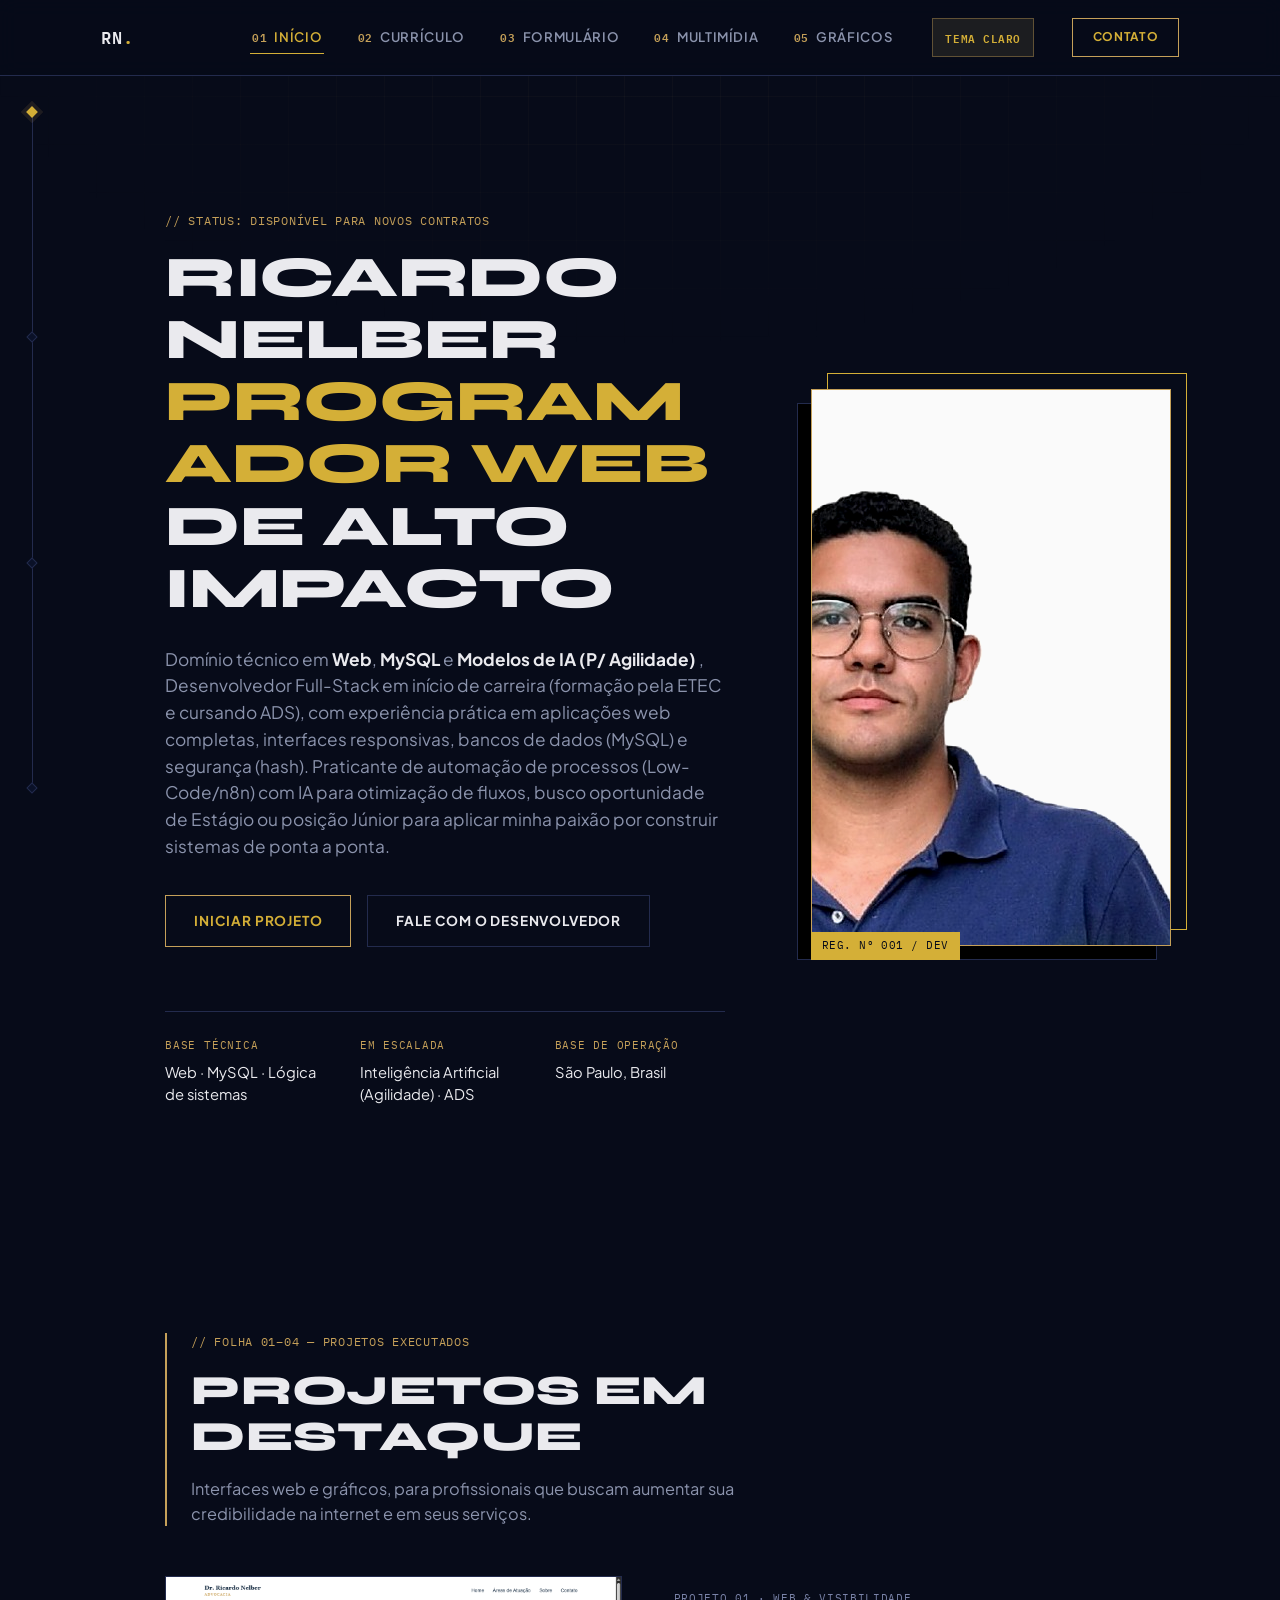
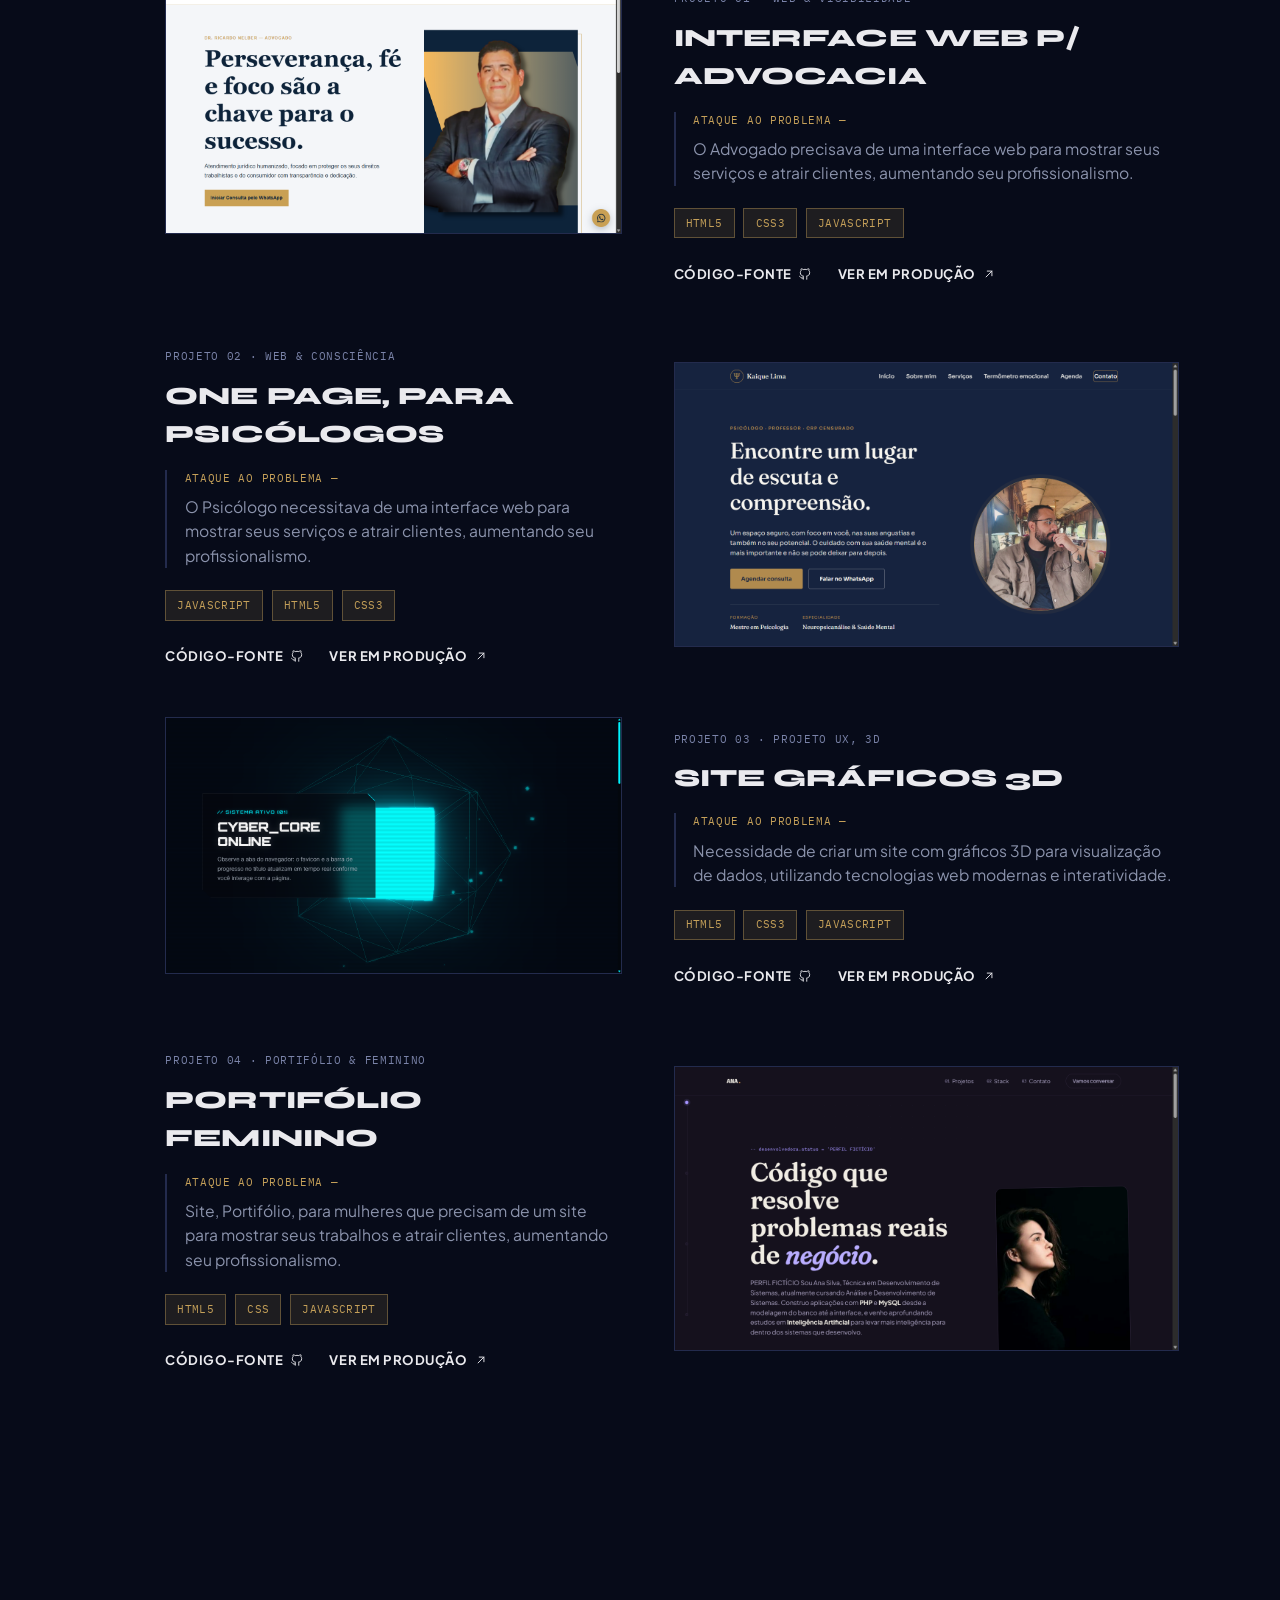
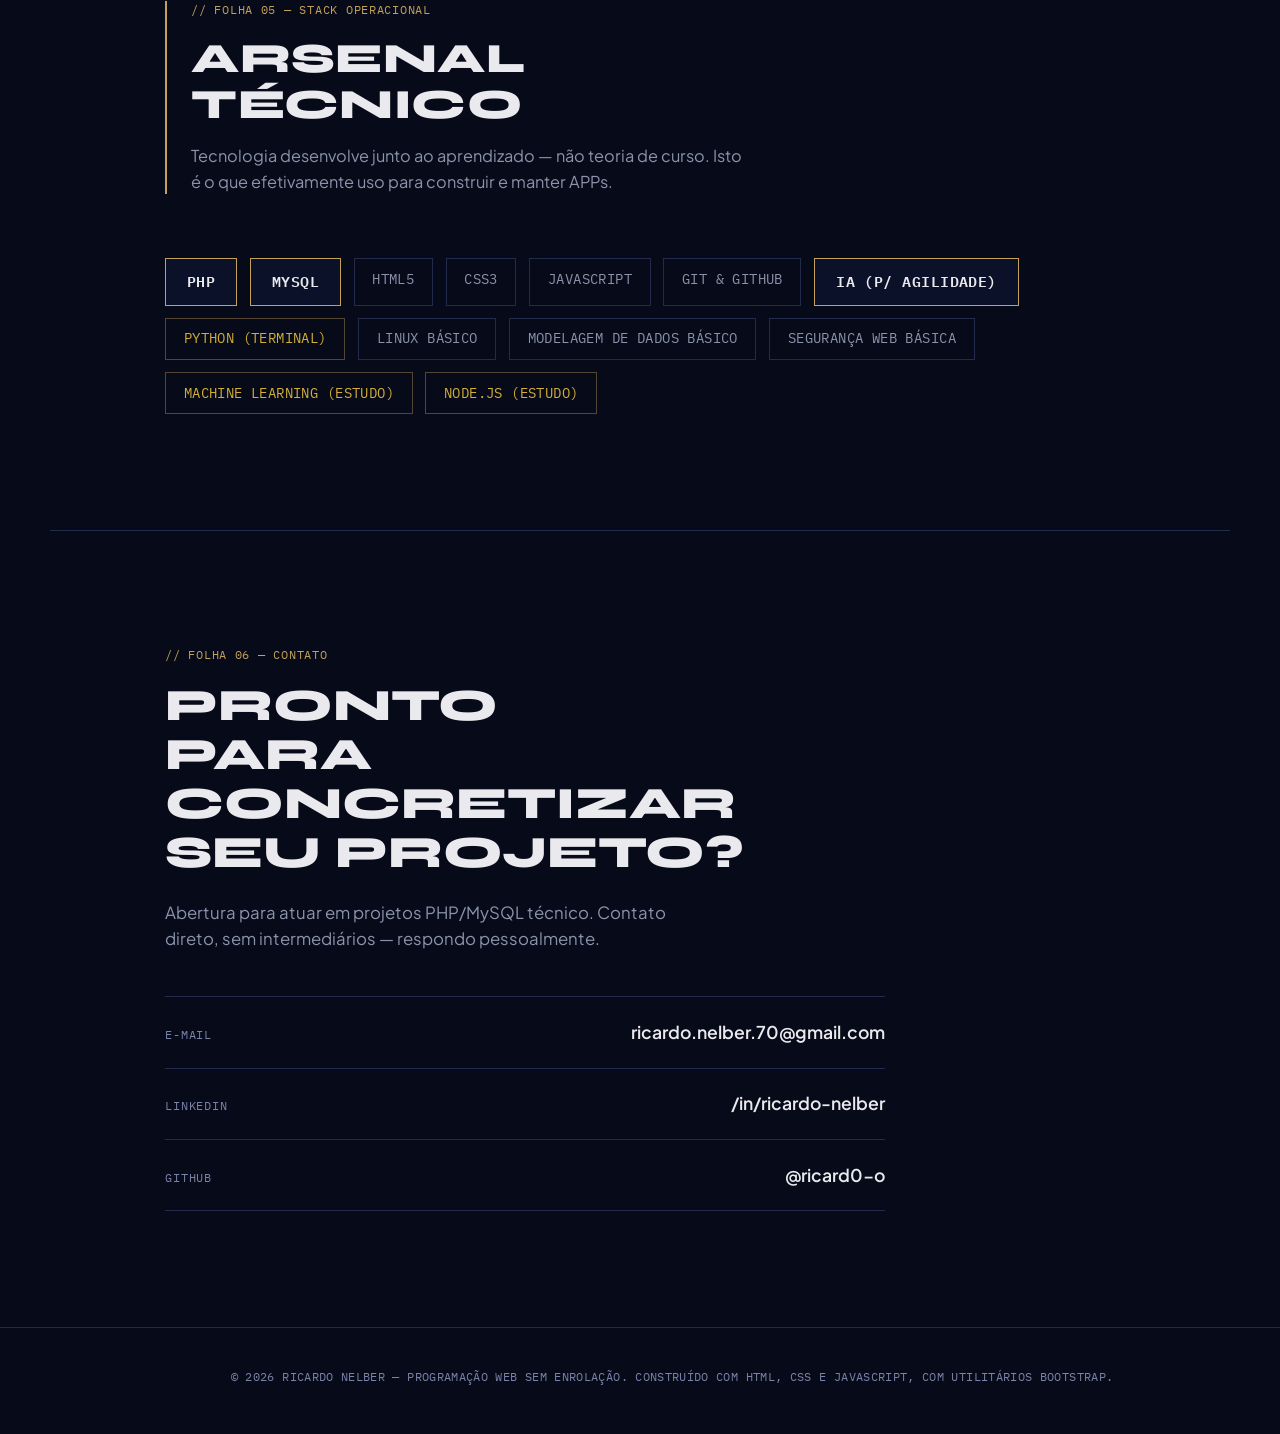
<file: index.html>
<!DOCTYPE html>
<html lang="pt-BR">
<head>
<meta charset="UTF-8">
<meta name="viewport" content="width=device-width, initial-scale=1.0">
<title>Ricardo Nelber — Engenharia de Software de Alto Impacto | PHP, MySQL &amp; IA</title>
<meta name="description" content="Ricardo Nelber — Técnico em Desenvolvimento de Sistemas especializado em PHP, MySQL e Inteligência Artificial. Engenharia de software que blinda e escala operações de negócio.">
<meta name="author" content="Ricardo Nelber">

<!-- Open Graph -->
<meta property="og:type" content="website">
<meta property="og:title" content="Ricardo Nelber — Engenharia de Software de Alto Impacto">
<meta property="og:description" content="PHP, MySQL e Inteligência Artificial aplicados para blindar e escalar operações de negócio críticas.">
<meta property="og:image" content="imagem/ricardo-nelber-perfil.jpg">
<meta property="og:locale" content="pt_BR">

<link rel="icon" href="imagem/favicon.svg" type="image/svg+xml">
<link rel="stylesheet" href="css/vendor/bootstrap-utilities.min.css">
  <link rel="stylesheet" href="css/estilos.css">
</head>
<body>

<a class="skip-link" href="#conteudo">Pular para o conteúdo</a>

<!--
  NOTA PARA RICARDO: pontos marcados com "SUBSTITUIR" abaixo contêm
  placeholders (links de repositório, deploy e contato) que devem ser
  trocados pelos endereços reais antes da publicação.
-->

<!-- Trilho lateral: indicador de progresso de leitura, decorativo -->
<nav class="rail" aria-hidden="true">
  <svg class="rail__line" viewBox="0 0 2 100" preserveAspectRatio="none">
    <line x1="1" y1="0" x2="1" y2="100" />
  </svg>
  <ol class="rail__nodes">
    <li data-rail="inicio"><span></span></li>
    <li data-rail="projetos"><span></span></li>
    <li data-rail="stack"><span></span></li>
    <li data-rail="contato"><span></span></li>
  </ol>
</nav>

<header class="site-header">
  <div class="site-header__inner d-flex align-items-center justify-content-between">
    <a href="index.html" class="logo" aria-label="Ricardo Nelber — início">
      <span class="logo__mark">RN</span><span class="logo__dot">.</span>
    </a>

    <button class="nav-toggle" id="navToggle" aria-expanded="false" aria-controls="primaryNav">
      <span class="nav-toggle__box">
        <span></span><span></span>
      </span>
      <span class="sr-only">Abrir menu</span>
    </button>

    <nav id="primaryNav" class="primary-nav" aria-label="Navegação principal">
      <ul>
        <li><a href="index.html" aria-current="page"><span class="nav-index">01</span>Início</a></li>
        <li><a href="curriculo.html"><span class="nav-index">02</span>Currículo</a></li>
        <li><a href="formulario.html"><span class="nav-index">03</span>Formulário</a></li>
        <li><a href="multimidia.html"><span class="nav-index">04</span>Multimídia</a></li>
        <li><a href="graficos.html"><span class="nav-index">05</span>Gráficos</a></li>
      </ul>
      <button class="theme-toggle" type="button" data-theme-toggle aria-pressed="false">Tema</button>
      <a class="btn btn--primary btn--small" href="formulario.html">
        <span class="btn__fill" aria-hidden="true"></span>
        <span class="btn__label">Contato</span>
      </a>
    </nav>
  </div>
</header>

<main id="conteudo">
  
  <!-- ============ HERO ============ -->
  <section id="inicio" class="hero" aria-label="Apresentação">
    <div class="hero__grid">

      <div class="hero__text">
        <p class="eyebrow">// status: disponível para novos contratos</p>
        <h1 class="hero__title">
          Ricardo Nelber<br>
          <span class="hero__title-accent">Programador web</span><br>
          de Alto Impacto
        </h1>
        <p class="hero__lede">
          Domínio técnico em <strong>Web</strong>, <strong>MySQL</strong> e
          <strong>Modelos de IA (P/ Agilidade) </strong>,<br>Desenvolvedor Full-Stack em início de carreira (formação pela ETEC e cursando ADS), com experiência prática em aplicações web completas, interfaces responsivas, bancos de dados (MySQL) e segurança (hash). Praticante de automação de processos (Low-Code/n8n) com IA para otimização de fluxos, busco oportunidade de Estágio ou posição Júnior para aplicar minha paixão por construir sistemas de ponta a ponta.
        </p>
        <div class="hero__actions">
          <a href="#projetos" class="btn btn--primary" data-hover-fill>
            <span class="btn__fill" aria-hidden="true"></span>
            <span class="btn__label">Iniciar Projeto</span>
          </a>
          <a href="#contato" class="btn btn--outline" data-hover-fill>
            <span class="btn__fill" aria-hidden="true"></span>
            <span class="btn__label">Fale com o Desenvolvedor</span>
          </a>
        </div>

        <dl class="hero__facts">
          <div>
            <dt>Base técnica</dt>
            <dd>Web · MySQL · Lógica de sistemas</dd>
          </div>
          <div>
            <dt>Em escalada</dt>
            <dd>Inteligência Artificial (Agilidade) · ADS</dd>
          </div>
          <div>
            <dt>Base de operação</dt>
            <dd>São Paulo, Brasil</dd>
          </div>
        </dl>
      </div>

      <figure class="hero__portrait">
        <div class="portrait-frame">
          <span class="portrait-frame__layer portrait-frame__layer--gold" aria-hidden="true"></span>
          <span class="portrait-frame__layer portrait-frame__layer--black" aria-hidden="true"></span>
          <div class="portrait-frame__photo">
            <img
              src="imagem/ricardo-nelber-perfil.jpg"
              alt="Retrato corporativo de Ricardo Nelber, desenvolvedor de sistemas, usando óculos e camisa polo azul, olhando diretamente para a câmera em fundo neutro."
              width="565" height="555"
              loading="eager">
          </div>
          <span class="portrait-frame__tag">REG. Nº 001 / DEV</span>
        </div>
      </figure>

    </div>
  </section>

  <!-- ============ PROJETOS ============ -->
  <section id="projetos" class="projetos" aria-label="Projetos em destaque">
    <header class="section-head">
      <p class="eyebrow">// folha 01–04 — projetos executados</p>
      <h2>Projetos em Destaque</h2>
      <p class="section-head__desc">
        Interfaces web e gráficos,  para profissionais que buscam aumentar sua credibilidade na internet e em seus serviços.
      </p>
    </header>

    <ol class="project-list">

      <li class="project-card" data-stagger="right">
        <div class="project-card__media">
          <img src="imagem/Inicio-adv.png" width="640" height="480" loading="lazy"
            alt="Captura da página inicial do site de advocacia Nascimento.">
        </div>
        <div class="project-card__body">
          <p class="eyebrow eyebrow--small">Projeto 01 · web &amp; visibilidade</p>
          <h3>Interface Web p/ Advocacia</h3>
          <p class="project-card__attack">
            <span class="project-card__attack-label">Ataque ao problema —</span>
            O Advogado precisava de uma interface web para mostrar seus serviços e atrair clientes, aumentando seu profissionalismo.
          </p>
          <ul class="badge-list" aria-label="Tecnologias utilizadas">
            <li>HTML5</li><li>CSS3</li><li>JavaScript</li>
          </ul>
          <div class="project-card__links">
            <!-- SUBSTITUIR pelos links reais -->
            <a target="_blank" rel="noopener noreferrer" href="https://github.com/Ricard0-o/Site-One-Page-Adv-Nascimento">
              <span>Código-fonte</span>
              <svg viewBox="0 0 24 24" aria-hidden="true"><path d="M9 19c-4.3 1.4-4.3-2.5-6-3m12 5v-3.5c0-1 .1-1.4-.5-2 2.8-.3 5.5-1.4 5.5-6a4.6 4.6 0 0 0-1.3-3.2 4.2 4.2 0 0 0-.1-3.2s-1.1-.3-3.5 1.3a12.3 12.3 0 0 0-6.2 0C6.5 2.8 5.4 3.1 5.4 3.1a4.2 4.2 0 0 0-.1 3.2A4.6 4.6 0 0 0 4 9.5c0 4.6 2.7 5.7 5.5 6-.6.6-.6 1.2-.5 2V21" fill="none" stroke="currentColor" stroke-width="1.6" stroke-linecap="round" stroke-linejoin="round"/></svg>
            </a>
            <a target="_blank" rel="noopener noreferrer" href="https://advnascimento.netlify.app/">
              <span>Ver em produção</span>
              <svg viewBox="0 0 24 24" aria-hidden="true"><path d="M7 17 17 7M9 7h8v8" fill="none" stroke="currentColor" stroke-width="1.6" stroke-linecap="round" stroke-linejoin="round"/></svg>
            </a>
          </div>
        </div>
      </li>

      <li class="project-card" data-stagger="left">
        <div class="project-card__media">
          <img src="imagem/inicio-ps.png" width="640" height="480" loading="lazy"
            alt="Captura da página de apresentação do psicólogo Kaique Lima.">
        </div>
        <div class="project-card__body">
          <p class="eyebrow eyebrow--small">Projeto 02 · Web &amp; Consciência</p>
          <h3>One Page, para Psicólogos</h3>
          <p class="project-card__attack">
            <span class="project-card__attack-label">Ataque ao problema —</span>
            O Psicólogo necessitava de uma interface web para mostrar seus serviços e atrair clientes, aumentando seu profissionalismo.
          </p>
          <ul class="badge-list" aria-label="Tecnologias utilizadas">
            <li>JavaScript</li><li>HTML5</li><li>CSS3</li>
          </ul>
          <div class="project-card__links">
            <a target="_blank" rel="noopener noreferrer" href="https://github.com/Ricard0-o/Site-One-Page-Pisico-kaique">
              <span>Código-fonte</span>
              <svg viewBox="0 0 24 24" aria-hidden="true"><path d="M9 19c-4.3 1.4-4.3-2.5-6-3m12 5v-3.5c0-1 .1-1.4-.5-2 2.8-.3 5.5-1.4 5.5-6a4.6 4.6 0 0 0-1.3-3.2 4.2 4.2 0 0 0-.1-3.2s-1.1-.3-3.5 1.3a12.3 12.3 0 0 0-6.2 0C6.5 2.8 5.4 3.1 5.4 3.1a4.2 4.2 0 0 0-.1 3.2A4.6 4.6 0 0 0 4 9.5c0 4.6 2.7 5.7 5.5 6-.6.6-.6 1.2-.5 2V21" fill="none" stroke="currentColor" stroke-width="1.6" stroke-linecap="round" stroke-linejoin="round"/></svg>
            </a>
            <a target="_blank" rel="noopener noreferrer" href="https://kaiquelimapsico.netlify.app/">
              <span>Ver em produção</span>
              <svg viewBox="0 0 24 24" aria-hidden="true"><path d="M7 17 17 7M9 7h8v8" fill="none" stroke="currentColor" stroke-width="1.6" stroke-linecap="round" stroke-linejoin="round"/></svg>
            </a>
          </div>
        </div>
      </li>

      <li class="project-card" data-stagger="right">
        <div class="project-card__media">
          <img src="imagem/site-3d.png" width="640" height="480" loading="lazy"
            alt="Captura do projeto web de objetos e gráficos 3D.">
        </div>
        <div class="project-card__body">
          <p class="eyebrow eyebrow--small">Projeto 03 · Projeto UX, 3D</p>
          <h3>Site Gráficos 3D</h3>
          <p class="project-card__attack">
            <span class="project-card__attack-label">Ataque ao problema —</span>
           Necessidade de criar um site com gráficos 3D para visualização de dados, utilizando tecnologias web modernas e interatividade.
          </p>
          <ul class="badge-list" aria-label="Tecnologias utilizadas">
            <li>HTML5</li><li>CSS3</li><li>JavaScript</li>
          </ul>
          <div class="project-card__links">
            <a target="_blank" rel="noopener noreferrer" href="https://github.com/Ricard0-o/Objeto-3D-WEB">
              <span>Código-fonte</span>
              <svg viewBox="0 0 24 24" aria-hidden="true"><path d="M9 19c-4.3 1.4-4.3-2.5-6-3m12 5v-3.5c0-1 .1-1.4-.5-2 2.8-.3 5.5-1.4 5.5-6a4.6 4.6 0 0 0-1.3-3.2 4.2 4.2 0 0 0-.1-3.2s-1.1-.3-3.5 1.3a12.3 12.3 0 0 0-6.2 0C6.5 2.8 5.4 3.1 5.4 3.1a4.2 4.2 0 0 0-.1 3.2A4.6 4.6 0 0 0 4 9.5c0 4.6 2.7 5.7 5.5 6-.6.6-.6 1.2-.5 2V21" fill="none" stroke="currentColor" stroke-width="1.6" stroke-linecap="round" stroke-linejoin="round"/></svg>
            </a>
            <a href="https://text-grafico-3d.netlify.app/" target="_blank">
              <span>Ver em produção</span>
              <svg viewBox="0 0 24 24" aria-hidden="true"><path d="M7 17 17 7M9 7h8v8" fill="none" stroke="currentColor" stroke-width="1.6" stroke-linecap="round" stroke-linejoin="round"/></svg>
            </a>
          </div>
        </div>
      </li>

      <li class="project-card" data-stagger="left">
        <div class="project-card__media">
          <img src="imagem/port-fem.png" width="640" height="480" loading="lazy"
            alt="Captura do projeto de portfólio feminino.">
        </div>
        <div class="project-card__body">
          <p class="eyebrow eyebrow--small">Projeto 04 · Portifólio &amp; Feminino</p>
          <h3>Portifólio Feminino</h3>
          <p class="project-card__attack">
            <span class="project-card__attack-label">Ataque ao problema —</span>
            Site, Portifólio, para mulheres que precisam de um site para mostrar seus trabalhos e atrair clientes, aumentando seu profissionalismo.
          </p>
          <ul class="badge-list" aria-label="Tecnologias utilizadas">
            <li>HTML5</li><li>CSS</li><li>JavaScript</li>
          </ul>
          <div class="project-card__links">
            <a target="_blank" rel="noopener noreferrer" href="https://github.com/Ricard0-o/Portif-lio-Fiminino/">
              <span>Código-fonte</span>
              <svg viewBox="0 0 24 24" aria-hidden="true"><path d="M9 19c-4.3 1.4-4.3-2.5-6-3m12 5v-3.5c0-1 .1-1.4-.5-2 2.8-.3 5.5-1.4 5.5-6a4.6 4.6 0 0 0-1.3-3.2 4.2 4.2 0 0 0-.1-3.2s-1.1-.3-3.5 1.3a12.3 12.3 0 0 0-6.2 0C6.5 2.8 5.4 3.1 5.4 3.1a4.2 4.2 0 0 0-.1 3.2A4.6 4.6 0 0 0 4 9.5c0 4.6 2.7 5.7 5.5 6-.6.6-.6 1.2-.5 2V21" fill="none" stroke="currentColor" stroke-width="1.6" stroke-linecap="round" stroke-linejoin="round"/></svg>
            </a>
            <a target="_blank" rel="noopener noreferrer" href="https://portifolio-feminino.netlify.app/">
              <span>Ver em produção</span>
              <svg viewBox="0 0 24 24" aria-hidden="true"><path d="M7 17 17 7M9 7h8v8" fill="none" stroke="currentColor" stroke-width="1.6" stroke-linecap="round" stroke-linejoin="round"/></svg>
            </a>
          </div>
        </div>
      </li>

    </ol>
  </section>

  <!-- ============ ARSENAL TÉCNICO ============ -->
  <section id="stack" class="stack" aria-label="Arsenal técnico">
    <header class="section-head">
      <p class="eyebrow">// folha 05 — stack operacional</p>
      <h2>Arsenal Técnico</h2>
      <p class="section-head__desc">
        Tecnologia desenvolve junto ao aprendizado — não teoria de curso.
        Isto é o que efetivamente uso para construir e manter APPs.
      </p>
    </header>

    <div class="stack__cloud" role="list">
      <span role="listitem" class="tag tag--lg">PHP</span>
      <span role="listitem" class="tag tag--lg">MySQL</span>
      <span role="listitem" class="tag">HTML5</span>
      <span role="listitem" class="tag">CSS3</span>
      <span role="listitem" class="tag">JavaScript</span>
      <span role="listitem" class="tag">Git &amp; GitHub</span>
      <span role="listitem" class="tag tag--lg">IA (P/ agilidade)</span>
      <span role="listitem" class="tag tag--accent">Python (Terminal)</span>
      <span role="listitem" class="tag">Linux básico</span>
      <span role="listitem" class="tag">Modelagem de dados básico</span>
      <span role="listitem" class="tag">Segurança web básica</span>
      <span role="listitem" class="tag tag--accent">Machine Learning (Estudo)</span>
      <span role="listitem" class="tag tag--accent">Node.js (Estudo)</span>
    </div>
  </section>

  <!-- ============ CONTATO ============ -->
  <section id="contato" class="contato" aria-label="Contato">
    <div class="contato__inner">
      <p class="eyebrow">// folha 06 — contato</p>
      <h2>Pronto <br>para concretizar<br>seu Projeto?</h2>
      <p class="contato__lede">
        Abertura para atuar em projetos PHP/MySQL técnico.
        Contato direto, sem intermediários — respondo pessoalmente.
      </p>

      <div class="contato__links">
        <!-- SUBSTITUIR pelos endereços reais de Ricardo -->
        <a class="contato__link" href="mailto:ricardo.nelber.70@gmail.com">
          <span class="contato__link-label">E-mail</span>
          <span class="contato__link-value">ricardo.nelber.70@gmail.com</span>
        </a>
        <a class="contato__link" href="https://www.linkedin.com/in/ricardo-nelber-507a86279/" target="_blank" rel="noopener noreferrer">
          <span class="contato__link-label">LinkedIn</span>
          <span class="contato__link-value">/in/ricardo-nelber</span>
        </a>
        <a class="contato__link" href="https://github.com/ricard0-o" target="_blank" rel="noopener noreferrer">
          <span class="contato__link-label">GitHub</span>
          <span class="contato__link-value">@ricard0-o</span>
        </a>
      </div>
    </div>
  </section>

</main>

<footer class="site-footer">
  <p>&copy; <span id="year">2026</span> Ricardo Nelber — Programação Web sem enrolação. Construído com HTML, CSS e JavaScript, com utilitários Bootstrap.</p>
</footer>

<script src="js/scripts.js"></script>
</body>
</html>
</file>
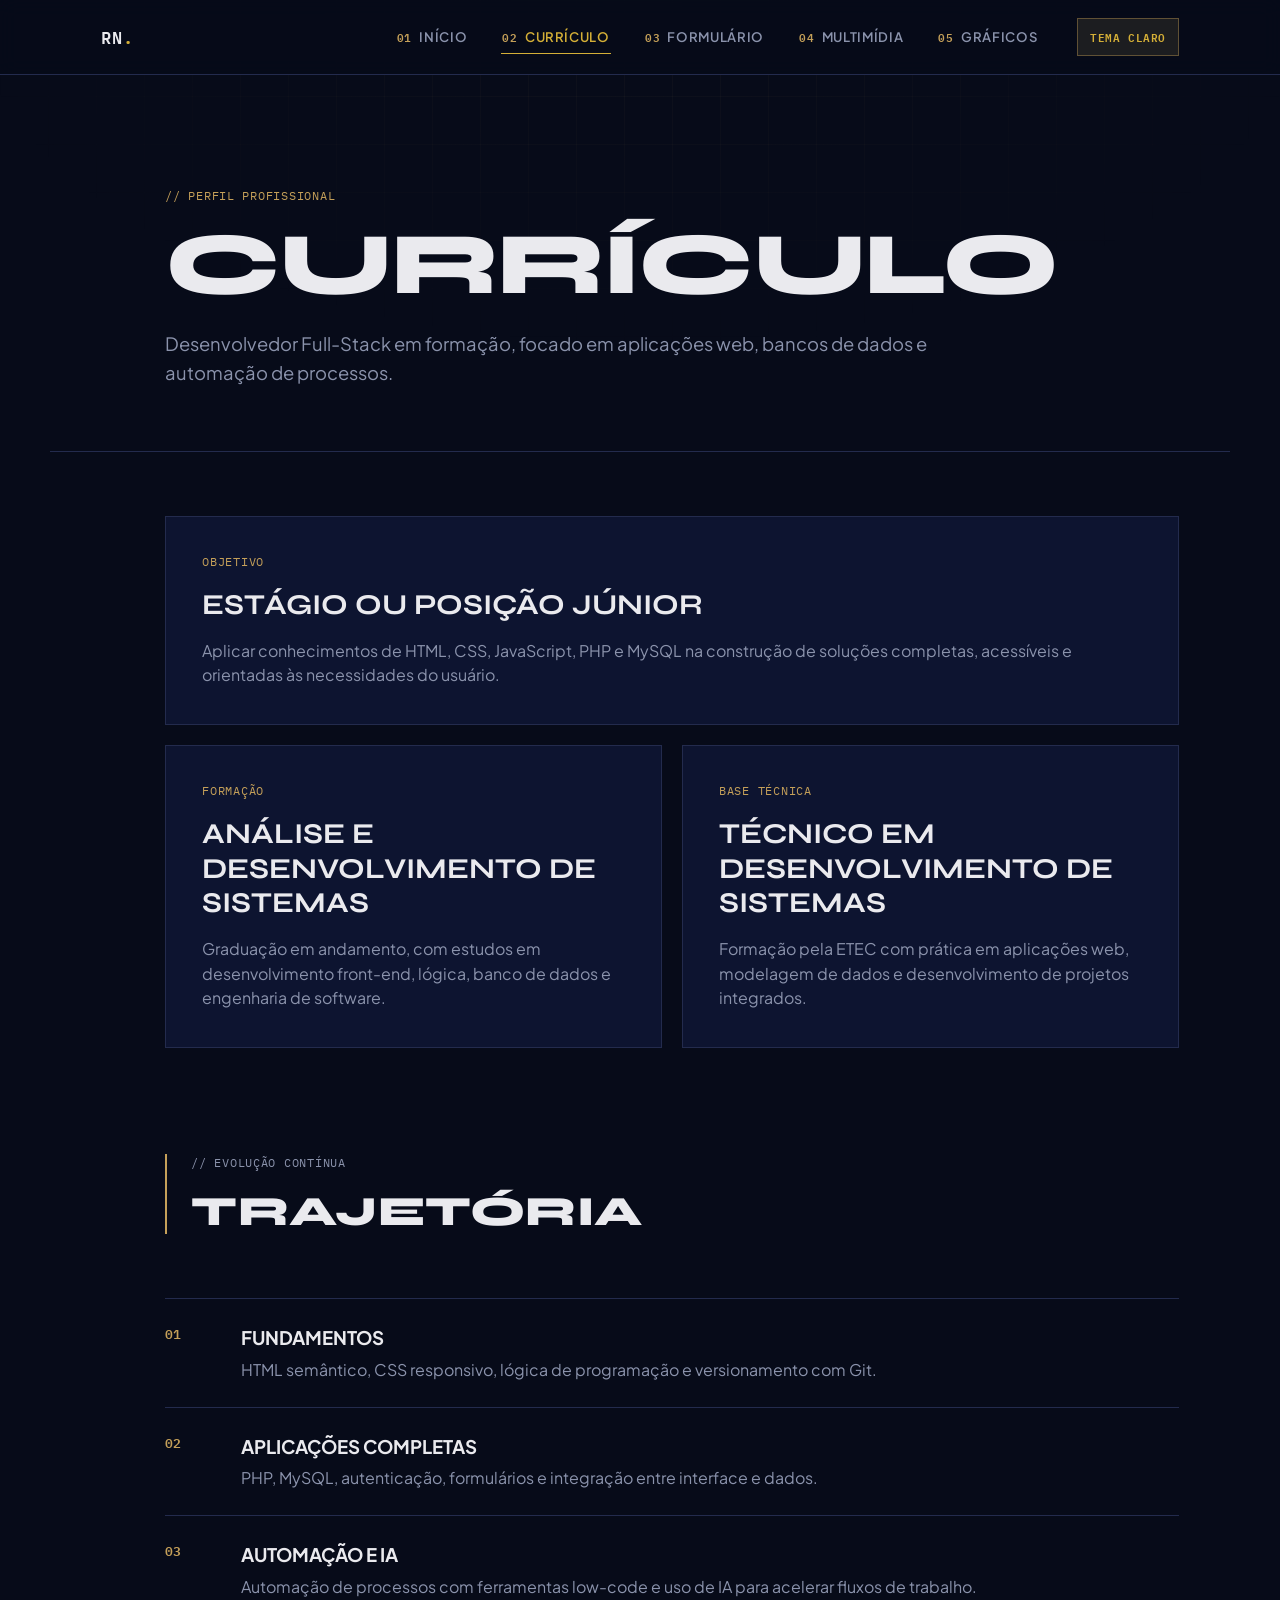
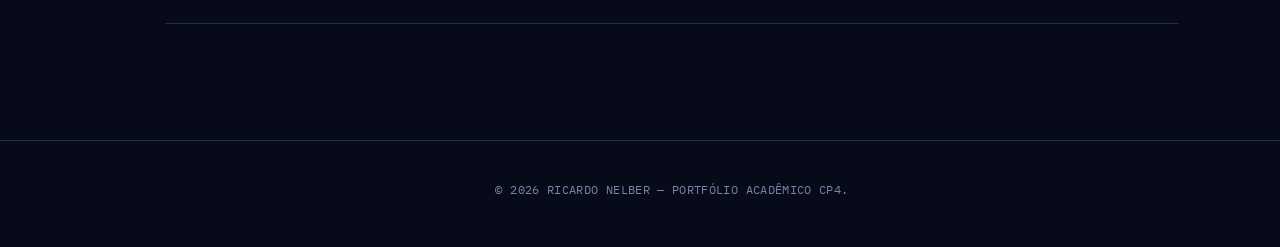
<file: curriculo.html>
<!DOCTYPE html>
<html lang="pt-BR">
<head>
  <meta charset="UTF-8">
  <meta name="viewport" content="width=device-width, initial-scale=1.0">
  <title>Currículo — Ricardo Nelber</title>
  <meta name="description" content="Formação, competências e objetivos profissionais de Ricardo Nelber.">
  <link rel="icon" href="imagem/favicon.svg" type="image/svg+xml">
  <link rel="stylesheet" href="css/vendor/bootstrap-utilities.min.css">
  <link rel="stylesheet" href="css/estilos.css">
</head>
<body class="pagina-interna">
<a class="skip-link" href="#conteudo">Pular para o conteúdo</a>
<header class="site-header">
  <div class="site-header__inner d-flex align-items-center justify-content-between">
    <a href="index.html" class="logo" aria-label="Ricardo Nelber — início"><span class="logo__mark">RN</span><span class="logo__dot">.</span></a>
    <button class="nav-toggle" id="navToggle" aria-expanded="false" aria-controls="primaryNav"><span class="nav-toggle__box"><span></span><span></span></span><span class="sr-only">Abrir menu</span></button>
    <nav id="primaryNav" class="primary-nav" aria-label="Navegação principal">
      <ul>
        <li><a href="index.html"><span class="nav-index">01</span>Início</a></li>
        <li><a href="curriculo.html" aria-current="page"><span class="nav-index">02</span>Currículo</a></li>
        <li><a href="formulario.html"><span class="nav-index">03</span>Formulário</a></li>
        <li><a href="multimidia.html"><span class="nav-index">04</span>Multimídia</a></li>
        <li><a href="graficos.html"><span class="nav-index">05</span>Gráficos</a></li>
      </ul>
      <button class="theme-toggle" type="button" data-theme-toggle aria-pressed="false">Tema</button>
    </nav>
  </div>
</header>
<main id="conteudo">
  <section class="page-hero">
    <p class="eyebrow">// perfil profissional</p>
    <h1>Currículo</h1>
    <p>Desenvolvedor Full-Stack em formação, focado em aplicações web, bancos de dados e automação de processos.</p>
  </section>
  <section class="content-grid" aria-label="Resumo profissional">
    <article class="panel panel--wide">
      <p class="eyebrow">Objetivo</p>
      <h2>Estágio ou posição júnior</h2>
      <p>Aplicar conhecimentos de HTML, CSS, JavaScript, PHP e MySQL na construção de soluções completas, acessíveis e orientadas às necessidades do usuário.</p>
    </article>
    <article class="panel">
      <p class="eyebrow">Formação</p>
      <h2>Análise e Desenvolvimento de Sistemas</h2>
      <p>Graduação em andamento, com estudos em desenvolvimento front-end, lógica, banco de dados e engenharia de software.</p>
    </article>
    <article class="panel">
      <p class="eyebrow">Base técnica</p>
      <h2>Técnico em Desenvolvimento de Sistemas</h2>
      <p>Formação pela ETEC com prática em aplicações web, modelagem de dados e desenvolvimento de projetos integrados.</p>
    </article>
  </section>
  <section class="timeline" aria-labelledby="trajetoria-title">
    <header class="section-head"><p class="eyebrow">// evolução contínua</p><h2 id="trajetoria-title">Trajetória</h2></header>
    <ol>
      <li><span>01</span><div><h3>Fundamentos</h3><p>HTML semântico, CSS responsivo, lógica de programação e versionamento com Git.</p></div></li>
      <li><span>02</span><div><h3>Aplicações completas</h3><p>PHP, MySQL, autenticação, formulários e integração entre interface e dados.</p></div></li>
      <li><span>03</span><div><h3>Automação e IA</h3><p>Automação de processos com ferramentas low-code e uso de IA para acelerar fluxos de trabalho.</p></div></li>
    </ol>
  </section>
</main>
<footer class="site-footer"><p>&copy; <span id="year">2026</span> Ricardo Nelber — Portfólio acadêmico CP4.</p></footer>
<script src="js/scripts.js"></script>
</body>
</html>
</file>
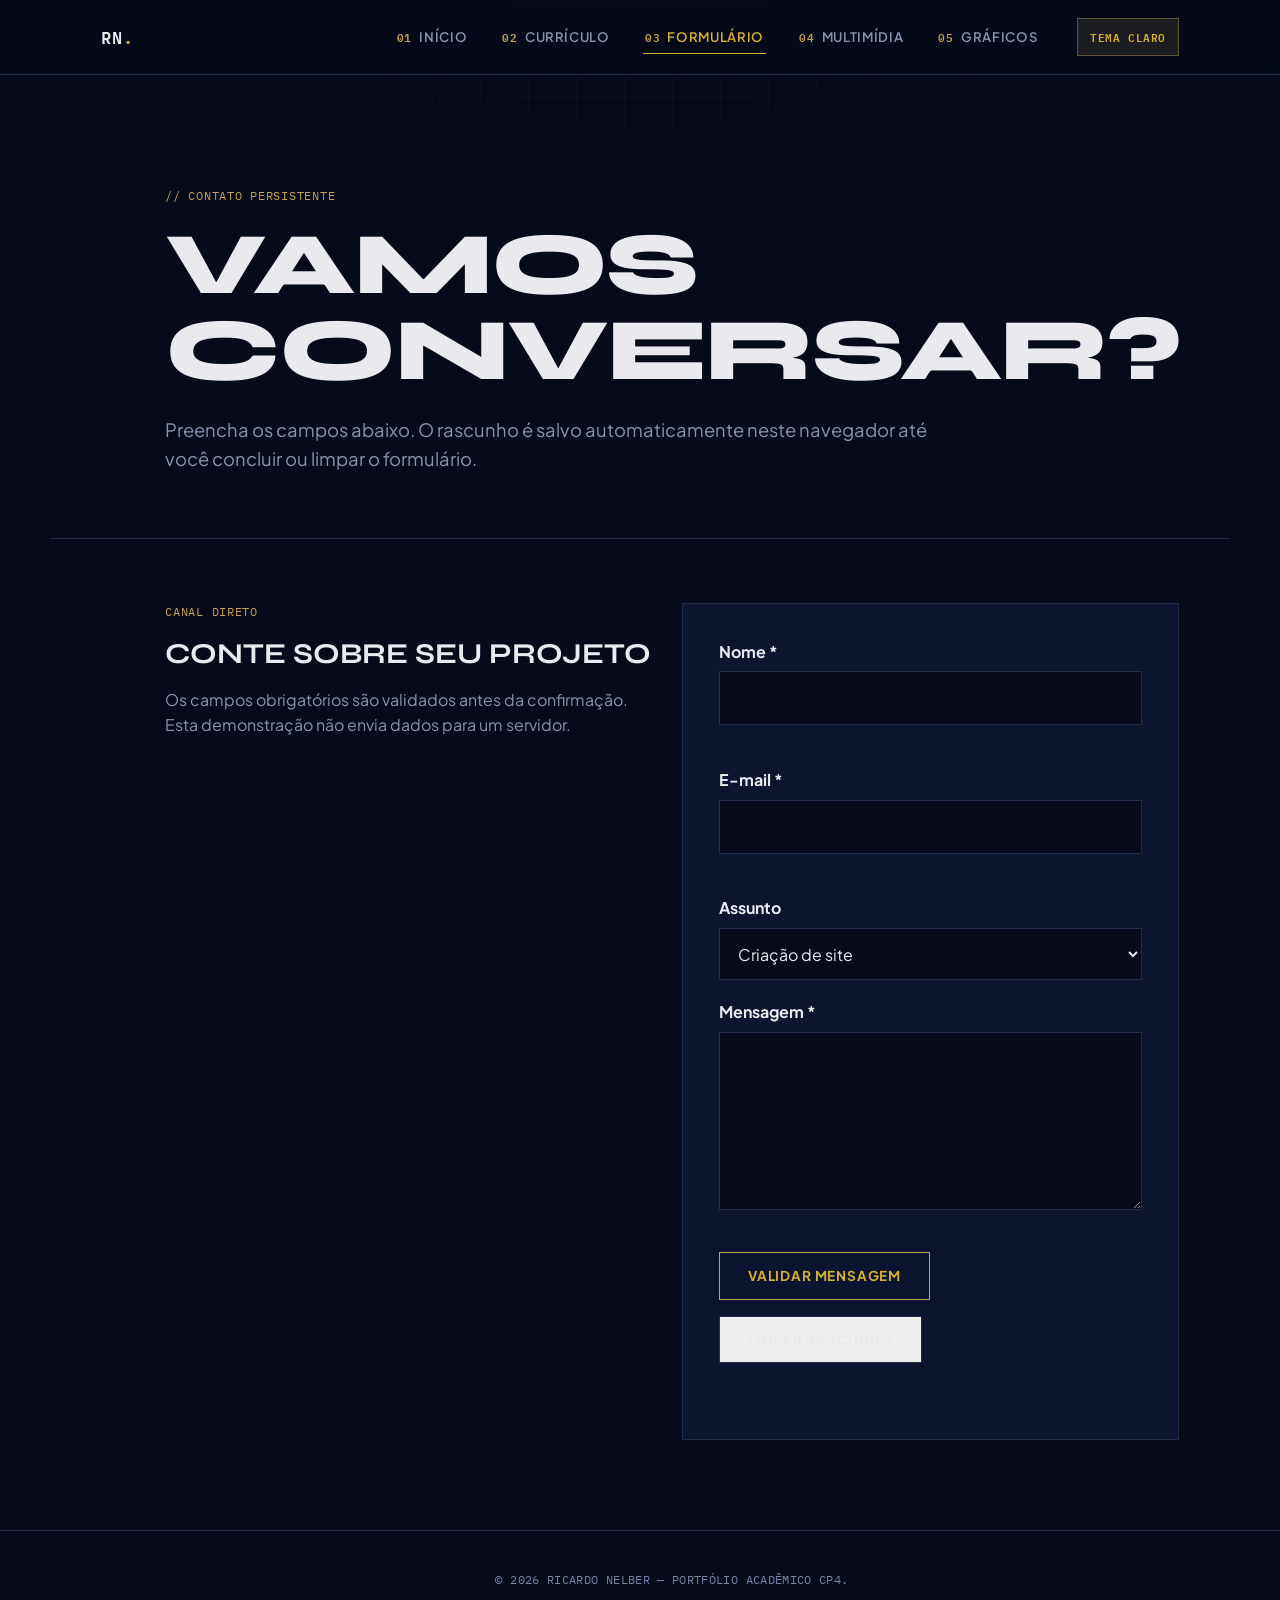
<file: formulario.html>
<!DOCTYPE html>
<html lang="pt-BR">
<head>
  <meta charset="UTF-8">
  <meta name="viewport" content="width=device-width, initial-scale=1.0">
  <title>Formulário — Ricardo Nelber</title>
  <meta name="description" content="Formulário de contato com validação e rascunho persistente no navegador.">
  <link rel="icon" href="imagem/favicon.svg" type="image/svg+xml">
  <link rel="stylesheet" href="css/vendor/bootstrap-utilities.min.css">
  <link rel="stylesheet" href="css/estilos.css">
</head>
<body class="pagina-interna">
<a class="skip-link" href="#conteudo">Pular para o conteúdo</a>
<header class="site-header">
  <div class="site-header__inner d-flex align-items-center justify-content-between">
    <a href="index.html" class="logo" aria-label="Ricardo Nelber — início"><span class="logo__mark">RN</span><span class="logo__dot">.</span></a>
    <button class="nav-toggle" id="navToggle" aria-expanded="false" aria-controls="primaryNav"><span class="nav-toggle__box"><span></span><span></span></span><span class="sr-only">Abrir menu</span></button>
    <nav id="primaryNav" class="primary-nav" aria-label="Navegação principal">
      <ul>
        <li><a href="index.html"><span class="nav-index">01</span>Início</a></li>
        <li><a href="curriculo.html"><span class="nav-index">02</span>Currículo</a></li>
        <li><a href="formulario.html" aria-current="page"><span class="nav-index">03</span>Formulário</a></li>
        <li><a href="multimidia.html"><span class="nav-index">04</span>Multimídia</a></li>
        <li><a href="graficos.html"><span class="nav-index">05</span>Gráficos</a></li>
      </ul>
      <button class="theme-toggle" type="button" data-theme-toggle aria-pressed="false">Tema</button>
    </nav>
  </div>
</header>
<main id="conteudo">
  <section class="page-hero">
    <p class="eyebrow">// contato persistente</p>
    <h1>Vamos conversar?</h1>
    <p>Preencha os campos abaixo. O rascunho é salvo automaticamente neste navegador até você concluir ou limpar o formulário.</p>
  </section>
  <section class="form-section" aria-labelledby="form-title">
    <div class="form-copy"><p class="eyebrow">Canal direto</p><h2 id="form-title">Conte sobre seu projeto</h2><p>Os campos obrigatórios são validados antes da confirmação. Esta demonstração não envia dados para um servidor.</p></div>
    <form id="contactForm" class="contact-form" novalidate>
      <div class="field">
        <label for="nome">Nome <span aria-hidden="true">*</span></label>
        <input id="nome" name="nome" type="text" minlength="3" required autocomplete="name" aria-describedby="erro-nome">
        <small class="field-error" id="erro-nome"></small>
      </div>
      <div class="field">
        <label for="email">E-mail <span aria-hidden="true">*</span></label>
        <input id="email" name="email" type="email" required autocomplete="email" aria-describedby="erro-email">
        <small class="field-error" id="erro-email"></small>
      </div>
      <div class="field">
        <label for="assunto">Assunto</label>
        <select id="assunto" name="assunto">
          <option value="site">Criação de site</option>
          <option value="automacao">Automação</option>
          <option value="oportunidade">Oportunidade profissional</option>
        </select>
      </div>
      <div class="field">
        <label for="mensagem">Mensagem <span aria-hidden="true">*</span></label>
        <textarea id="mensagem" name="mensagem" rows="6" minlength="10" required aria-describedby="erro-mensagem"></textarea>
        <small class="field-error" id="erro-mensagem"></small>
      </div>
      <div class="form-actions d-flex flex-wrap gap-3">
        <button class="btn btn--primary" type="submit"><span class="btn__fill" aria-hidden="true"></span><span class="btn__label">Validar mensagem</span></button>
        <button class="btn btn--outline" type="button" id="clearDraft"><span class="btn__fill" aria-hidden="true"></span><span class="btn__label">Limpar rascunho</span></button>
      </div>
      <p id="formFeedback" class="form-feedback" role="status" aria-live="polite"></p>
    </form>
  </section>
</main>
<footer class="site-footer"><p>&copy; <span id="year">2026</span> Ricardo Nelber — Portfólio acadêmico CP4.</p></footer>
<script src="js/scripts.js"></script>
</body>
</html>
</file>
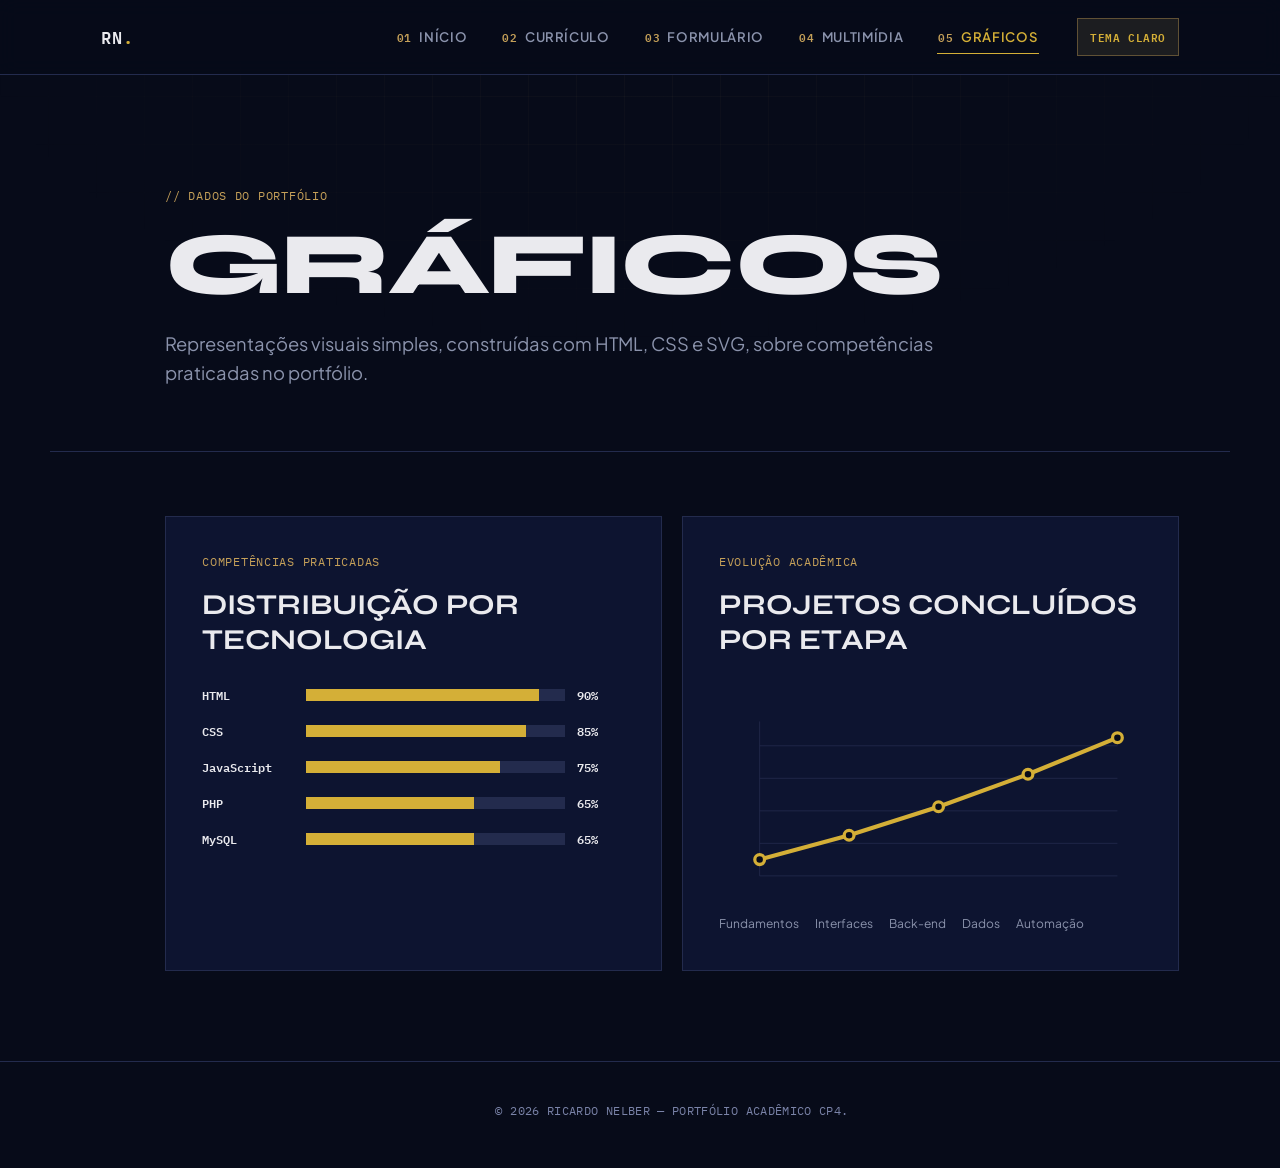
<file: graficos.html>
<!DOCTYPE html>
<html lang="pt-BR">
<head>
  <meta charset="UTF-8">
  <meta name="viewport" content="width=device-width, initial-scale=1.0">
  <title>Gráficos — Ricardo Nelber</title>
  <meta name="description" content="Gráficos acessíveis sobre competências e evolução de projetos de Ricardo Nelber.">
  <link rel="icon" href="imagem/favicon.svg" type="image/svg+xml">
  <link rel="stylesheet" href="css/vendor/bootstrap-utilities.min.css">
  <link rel="stylesheet" href="css/estilos.css">
</head>
<body class="pagina-interna">
<a class="skip-link" href="#conteudo">Pular para o conteúdo</a>
<header class="site-header">
  <div class="site-header__inner d-flex align-items-center justify-content-between">
    <a href="index.html" class="logo" aria-label="Ricardo Nelber — início"><span class="logo__mark">RN</span><span class="logo__dot">.</span></a>
    <button class="nav-toggle" id="navToggle" aria-expanded="false" aria-controls="primaryNav"><span class="nav-toggle__box"><span></span><span></span></span><span class="sr-only">Abrir menu</span></button>
    <nav id="primaryNav" class="primary-nav" aria-label="Navegação principal">
      <ul>
        <li><a href="index.html"><span class="nav-index">01</span>Início</a></li>
        <li><a href="curriculo.html"><span class="nav-index">02</span>Currículo</a></li>
        <li><a href="formulario.html"><span class="nav-index">03</span>Formulário</a></li>
        <li><a href="multimidia.html"><span class="nav-index">04</span>Multimídia</a></li>
        <li><a href="graficos.html" aria-current="page"><span class="nav-index">05</span>Gráficos</a></li>
      </ul>
      <button class="theme-toggle" type="button" data-theme-toggle aria-pressed="false">Tema</button>
    </nav>
  </div>
</header>
<main id="conteudo">
  <section class="page-hero">
    <p class="eyebrow">// dados do portfólio</p>
    <h1>Gráficos</h1>
    <p>Representações visuais simples, construídas com HTML, CSS e SVG, sobre competências praticadas no portfólio.</p>
  </section>
  <section class="charts-grid" aria-label="Visualizações de competências">
    <article class="chart-card">
      <p class="eyebrow">Competências praticadas</p>
      <h2>Distribuição por tecnologia</h2>
      <div class="bar-chart" role="img" aria-label="HTML 90 por cento, CSS 85 por cento, JavaScript 75 por cento, PHP 65 por cento e MySQL 65 por cento">
        <div><span>HTML</span><i style="--value:90%"></i><b>90%</b></div>
        <div><span>CSS</span><i style="--value:85%"></i><b>85%</b></div>
        <div><span>JavaScript</span><i style="--value:75%"></i><b>75%</b></div>
        <div><span>PHP</span><i style="--value:65%"></i><b>65%</b></div>
        <div><span>MySQL</span><i style="--value:65%"></i><b>65%</b></div>
      </div>
    </article>
    <article class="chart-card">
      <p class="eyebrow">Evolução acadêmica</p>
      <h2>Projetos concluídos por etapa</h2>
      <svg class="line-chart" viewBox="0 0 520 260" role="img" aria-labelledby="chart-title chart-desc">
        <title id="chart-title">Evolução de projetos concluídos</title>
        <desc id="chart-desc">A quantidade cresce de um projeto na primeira etapa para sete na quinta etapa.</desc>
        <g class="chart-grid-lines"><path d="M50 30V220H490M50 180H490M50 140H490M50 100H490M50 60H490"/></g>
        <polyline points="50,200 160,170 270,135 380,95 490,50"/>
        <g class="chart-points"><circle cx="50" cy="200" r="6"/><circle cx="160" cy="170" r="6"/><circle cx="270" cy="135" r="6"/><circle cx="380" cy="95" r="6"/><circle cx="490" cy="50" r="6"/></g>
      </svg>
      <ol class="chart-legend"><li>Fundamentos</li><li>Interfaces</li><li>Back-end</li><li>Dados</li><li>Automação</li></ol>
    </article>
  </section>
</main>
<footer class="site-footer"><p>&copy; <span id="year">2026</span> Ricardo Nelber — Portfólio acadêmico CP4.</p></footer>
<script src="js/scripts.js"></script>
</body>
</html>
</file>
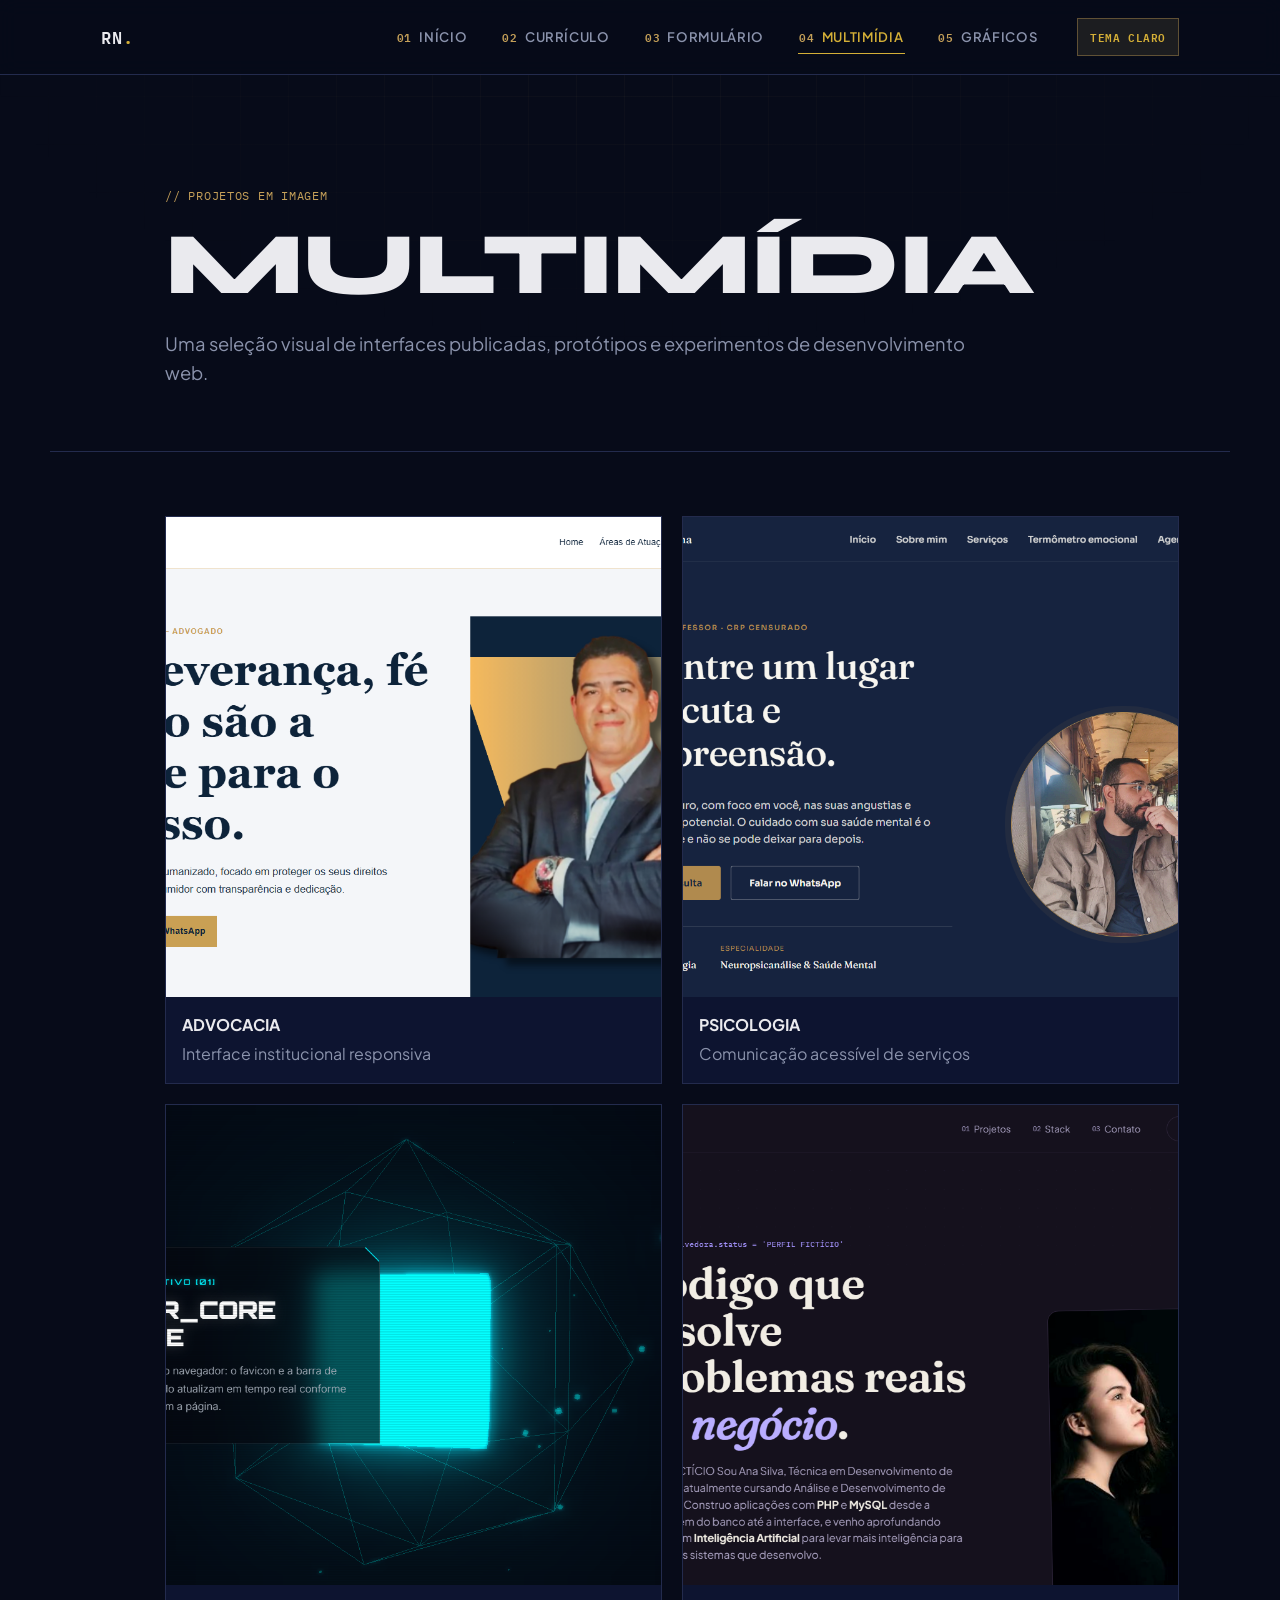
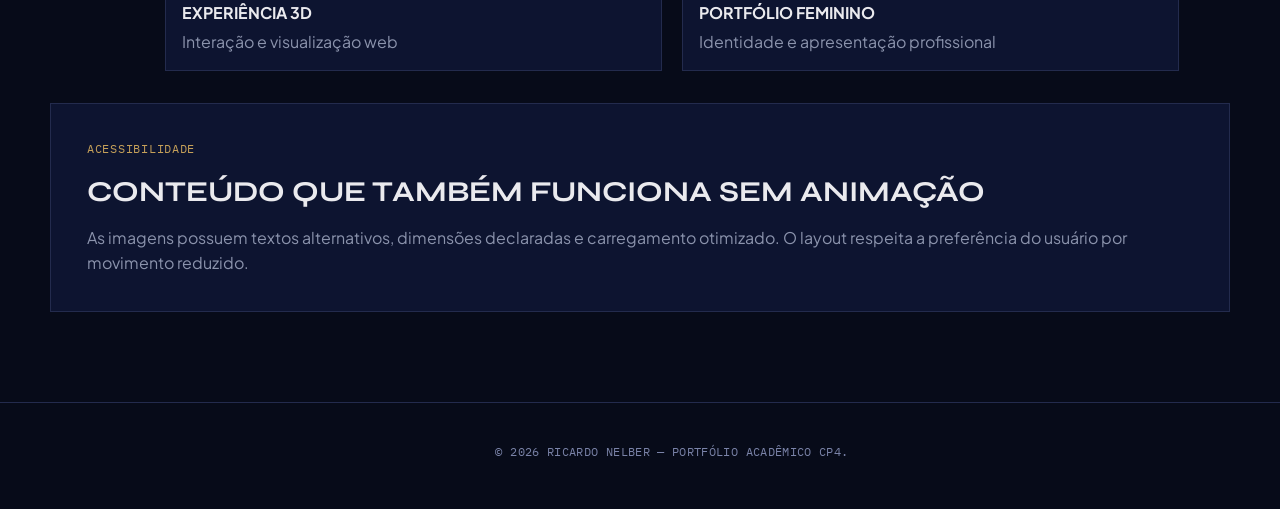
<file: multimidia.html>
<!DOCTYPE html>
<html lang="pt-BR">
<head>
  <meta charset="UTF-8">
  <meta name="viewport" content="width=device-width, initial-scale=1.0">
  <title>Multimídia — Ricardo Nelber</title>
  <meta name="description" content="Galeria multimídia de projetos desenvolvidos por Ricardo Nelber.">
  <link rel="icon" href="imagem/favicon.svg" type="image/svg+xml">
  <link rel="stylesheet" href="css/vendor/bootstrap-utilities.min.css">
  <link rel="stylesheet" href="css/estilos.css">
</head>
<body class="pagina-interna">
<a class="skip-link" href="#conteudo">Pular para o conteúdo</a>
<header class="site-header">
  <div class="site-header__inner d-flex align-items-center justify-content-between">
    <a href="index.html" class="logo" aria-label="Ricardo Nelber — início"><span class="logo__mark">RN</span><span class="logo__dot">.</span></a>
    <button class="nav-toggle" id="navToggle" aria-expanded="false" aria-controls="primaryNav"><span class="nav-toggle__box"><span></span><span></span></span><span class="sr-only">Abrir menu</span></button>
    <nav id="primaryNav" class="primary-nav" aria-label="Navegação principal">
      <ul>
        <li><a href="index.html"><span class="nav-index">01</span>Início</a></li>
        <li><a href="curriculo.html"><span class="nav-index">02</span>Currículo</a></li>
        <li><a href="formulario.html"><span class="nav-index">03</span>Formulário</a></li>
        <li><a href="multimidia.html" aria-current="page"><span class="nav-index">04</span>Multimídia</a></li>
        <li><a href="graficos.html"><span class="nav-index">05</span>Gráficos</a></li>
      </ul>
      <button class="theme-toggle" type="button" data-theme-toggle aria-pressed="false">Tema</button>
    </nav>
  </div>
</header>
<main id="conteudo">
  <section class="page-hero">
    <p class="eyebrow">// projetos em imagem</p>
    <h1>Multimídia</h1>
    <p>Uma seleção visual de interfaces publicadas, protótipos e experimentos de desenvolvimento web.</p>
  </section>
  <section class="media-grid" aria-label="Galeria de projetos">
    <figure class="media-card"><img src="imagem/Inicio-adv.png" alt="Página inicial de um site para advocacia" width="640" height="480" loading="lazy"><figcaption><strong>Advocacia</strong><span>Interface institucional responsiva</span></figcaption></figure>
    <figure class="media-card"><img src="imagem/inicio-ps.png" alt="Página inicial de um site para psicologia" width="640" height="480" loading="lazy"><figcaption><strong>Psicologia</strong><span>Comunicação acessível de serviços</span></figcaption></figure>
    <figure class="media-card"><img src="imagem/site-3d.png" alt="Visualização de um projeto web com gráficos 3D" width="640" height="480" loading="lazy"><figcaption><strong>Experiência 3D</strong><span>Interação e visualização web</span></figcaption></figure>
    <figure class="media-card"><img src="imagem/port-fem.png" alt="Página inicial de um portfólio feminino" width="640" height="480" loading="lazy"><figcaption><strong>Portfólio feminino</strong><span>Identidade e apresentação profissional</span></figcaption></figure>
  </section>
  <section class="media-note"><p class="eyebrow">Acessibilidade</p><h2>Conteúdo que também funciona sem animação</h2><p>As imagens possuem textos alternativos, dimensões declaradas e carregamento otimizado. O layout respeita a preferência do usuário por movimento reduzido.</p></section>
</main>
<footer class="site-footer"><p>&copy; <span id="year">2026</span> Ricardo Nelber — Portfólio acadêmico CP4.</p></footer>
<script src="js/scripts.js"></script>
</body>
</html>
</file>
<file: css/estilos.css>
/* =========================================================
   Ricardo Nelber — Portfólio
   Sistema de design: "Blueprint de Autoridade"
   Azul-marinha absoluto + preto + dourado metálico.
   Ângulos retos, grid de precisão, tipografia em caixa alta.
   ========================================================= */

/* ---------- Fontes locais (sem CDN externa) ---------- */
@font-face {
  font-family: "Syne";
  src: url("fonts/syne-latin-700-normal.woff2") format("woff2");
  font-weight: 700; font-style: normal; font-display: swap;
}
@font-face {
  font-family: "Syne";
  src: url("fonts/syne-latin-800-normal.woff2") format("woff2");
  font-weight: 800; font-style: normal; font-display: swap;
}
@font-face {
  font-family: "Plus Jakarta Sans";
  src: url("fonts/plus-jakarta-sans-latin-400-normal.woff2") format("woff2");
  font-weight: 400; font-style: normal; font-display: swap;
}
@font-face {
  font-family: "Plus Jakarta Sans";
  src: url("fonts/plus-jakarta-sans-latin-500-normal.woff2") format("woff2");
  font-weight: 500; font-style: normal; font-display: swap;
}
@font-face {
  font-family: "Plus Jakarta Sans";
  src: url("fonts/plus-jakarta-sans-latin-600-normal.woff2") format("woff2");
  font-weight: 600; font-style: normal; font-display: swap;
}
@font-face {
  font-family: "Plus Jakarta Sans";
  src: url("fonts/plus-jakarta-sans-latin-700-normal.woff2") format("woff2");
  font-weight: 700; font-style: normal; font-display: swap;
}
@font-face {
  font-family: "IBM Plex Mono";
  src: url("fonts/ibm-plex-mono-latin-400-normal.woff2") format("woff2");
  font-weight: 400; font-style: normal; font-display: swap;
}
@font-face {
  font-family: "IBM Plex Mono";
  src: url("fonts/ibm-plex-mono-latin-500-normal.woff2") format("woff2");
  font-weight: 500; font-style: normal; font-display: swap;
}
@font-face {
  font-family: "IBM Plex Mono";
  src: url("fonts/ibm-plex-mono-latin-600-normal.woff2") format("woff2");
  font-weight: 600; font-style: normal; font-display: swap;
}

/* ---------- Tokens ---------- */
:root {
  /* cor — autoridade: marinha absoluto + preto + dourado */
  --bg: #070B19;
  --bg-deep: #000000;
  --bg-elevated: #0A1128;
  --bg-panel: #0D1430;
  --line: #232B4D;
  --line-gold: rgba(197, 160, 89, 0.4);
  --text: #EAEAEE;
  --text-muted: #8B93AC;
  --text-faint: #7A83A8;
  --gold: #C5A059;
  --gold-bright: #D4AF37;
  --gold-dim: rgba(197, 160, 89, 0.12);

  /* tipografia */
  --font-display: "Syne", "Arial Narrow", sans-serif;
  --font-body: "Plus Jakarta Sans", -apple-system, BlinkMacSystemFont, "Segoe UI", sans-serif;
  --font-mono: "IBM Plex Mono", ui-monospace, SFMono-Regular, Menlo, monospace;

  /* layout — zero arredondamento, por princípio de projeto */
  --radius: 0px;
  --content-max: 1180px;
  --edge: clamp(1.25rem, 4vw, 4rem);
  --rail-w: 64px;

  --ease: cubic-bezier(0.65, 0, 0.35, 1);
}

/* ---------- Reset ---------- */
*, *::before, *::after { box-sizing: border-box; }
html { scroll-behavior: smooth; }
@media (prefers-reduced-motion: reduce) {
  html { scroll-behavior: auto; }
  *, *::before, *::after {
    animation-duration: 0.001ms !important;
    animation-iteration-count: 1 !important;
    transition-duration: 0.001ms !important;
    scroll-behavior: auto !important;
  }
}

body {
  margin: 0;
  background: var(--bg);
  color: var(--text);
  font-family: var(--font-body);
  font-size: 16px;
  line-height: 1.55;
  -webkit-font-smoothing: antialiased;
  overflow-x: hidden;
}

img { max-width: 100%; display: block; }
a { color: inherit; text-decoration: none; }
ul, ol { margin: 0; padding: 0; list-style: none; }
h1, h2, h3, h4, dt, dd, p, figure { margin: 0; }

/* grid de precisão / blueprint, sutil, fixo no fundo */
body::before {
  content: "";
  position: fixed;
  inset: 0;
  pointer-events: none;
  z-index: 0;
  background-image:
    linear-gradient(rgba(197,160,89,0.05) 1px, transparent 1px),
    linear-gradient(90deg, rgba(197,160,89,0.05) 1px, transparent 1px);
  background-size: 48px 48px;
  mask-image: radial-gradient(ellipse 75% 55% at 50% 0%, black, transparent 72%);
}

.sr-only {
  position: absolute; width: 1px; height: 1px;
  padding: 0; margin: -1px; overflow: hidden;
  clip: rect(0,0,0,0); white-space: nowrap; border: 0;
}

.skip-link {
  position: absolute;
  left: 1rem; top: -3rem;
  background: var(--gold-bright);
  color: #070B19;
  font-family: var(--font-mono);
  font-weight: 600;
  font-size: 0.85rem;
  text-transform: uppercase;
  letter-spacing: 0.04em;
  padding: 0.6rem 1rem;
  z-index: 200;
  transition: top 0.2s var(--ease);
}
.skip-link:focus { top: 1rem; }

:focus-visible {
  outline: 2px solid var(--gold-bright);
  outline-offset: 3px;
}

/* ---------- Tipografia geral ---------- */
.eyebrow {
  font-family: var(--font-mono);
  font-size: 0.76rem;
  letter-spacing: 0.06em;
  text-transform: uppercase;
  color: var(--gold);
  margin: 0 0 1rem;
}
.eyebrow--small { font-size: 0.7rem; color: var(--text-faint); margin-bottom: 0.7rem; }

/* ---------- Trilho lateral: marcadores em losango (sem raio) ---------- */
.rail {
  position: fixed;
  left: 0; top: 0; bottom: 0;
  width: var(--rail-w);
  display: none;
  align-items: center;
  justify-content: center;
  z-index: 40;
}
@media (min-width: 1024px) {
  .rail { display: flex; }
}
.rail__line {
  position: absolute;
  left: calc(var(--rail-w) / 2 - 0.5px);
  top: 12%; height: 76%;
  width: 1px;
}
.rail__line line {
  stroke: var(--line);
  stroke-width: 1;
  vector-effect: non-scaling-stroke;
}
.rail__nodes {
  position: relative;
  height: 76%;
  display: flex;
  flex-direction: column;
  justify-content: space-between;
}
.rail__nodes li span {
  display: block;
  width: 8px; height: 8px;
  background: var(--bg-elevated);
  border: 1.5px solid var(--line);
  transform: rotate(45deg);
  transition: background 0.3s var(--ease), border-color 0.3s var(--ease), box-shadow 0.3s var(--ease);
}
.rail__nodes li.is-active span {
  background: var(--gold-bright);
  border-color: var(--gold-bright);
  box-shadow: 0 0 0 4px var(--gold-dim);
}

/* ---------- Header ---------- */
.site-header {
  position: sticky;
  top: 0;
  z-index: 100;
  background: rgba(7, 11, 25, 0.85);
  backdrop-filter: blur(10px);
  border-bottom: 1px solid var(--line);
}
.site-header__inner {
  max-width: var(--content-max);
  margin: 0 auto;
  padding: 1.1rem var(--edge);
  display: flex;
  align-items: center;
  justify-content: space-between;
  gap: 1rem;
}
.logo {
  font-family: var(--font-mono);
  font-weight: 600;
  font-size: 1.05rem;
  letter-spacing: 0.04em;
  display: inline-flex;
  align-items: baseline;
}
.logo__mark { color: var(--text); }
.logo__dot { color: var(--gold-bright); }

.primary-nav {
  display: flex;
  align-items: center;
  gap: clamp(1.25rem, 3vw, 2.5rem);
}
.primary-nav ul {
  display: flex;
  gap: clamp(1.1rem, 2.6vw, 2rem);
}
.primary-nav a:not(.btn) {
  position: relative;
  font-size: 0.82rem;
  font-weight: 600;
  text-transform: uppercase;
  letter-spacing: 0.05em;
  color: var(--text-muted);
  padding: 0.3rem 0.1rem;
  display: inline-flex;
  align-items: center;
  gap: 0.45rem;
  transition: color 0.25s var(--ease);
}
.nav-index {
  font-family: var(--font-mono);
  font-size: 0.66rem;
  color: var(--gold);
}
.primary-nav a:not(.btn)::after {
  content: "";
  position: absolute;
  left: 0; right: 100%; bottom: -2px;
  height: 1px;
  background: var(--gold-bright);
  transition: right 0.3s var(--ease);
}
.primary-nav a:not(.btn):hover { color: var(--text); }
.primary-nav a:not(.btn):hover::after,
.primary-nav a:not(.btn):focus-visible::after { right: 0; }

.nav-toggle {
  display: none;
  background: none;
  border: none;
  cursor: pointer;
  padding: 0.5rem;
}
.nav-toggle__box {
  width: 22px; height: 14px;
  position: relative;
  display: block;
}
.nav-toggle__box span {
  position: absolute;
  left: 0; right: 0;
  height: 2px;
  background: var(--gold);
  transition: transform 0.28s var(--ease), opacity 0.28s var(--ease), top 0.28s var(--ease);
}
.nav-toggle__box span:first-child { top: 0; }
.nav-toggle__box span:last-child { top: 100%; transform: translateY(-100%); }
.nav-toggle[aria-expanded="true"] .nav-toggle__box span:first-child { top: 50%; transform: translateY(-50%) rotate(45deg); }
.nav-toggle[aria-expanded="true"] .nav-toggle__box span:last-child { top: 50%; transform: translateY(-50%) rotate(-45deg); }

/* ---------- Botões: retos, com preenchimento cirúrgico invertendo cores ---------- */
.btn {
  --pad-y: 0.9rem;
  --pad-x: 1.75rem;
  position: relative;
  display: inline-flex;
  align-items: center;
  justify-content: center;
  font-family: var(--font-body);
  font-weight: 700;
  font-size: 0.85rem;
  text-transform: uppercase;
  letter-spacing: 0.06em;
  padding: var(--pad-y) var(--pad-x);
  cursor: pointer;
  isolation: isolate;
  overflow: hidden;
  border: 1.5px solid var(--gold);
  border-radius: 0;
  transition: color 0.3s var(--ease), border-color 0.3s var(--ease);
}
.btn--small { --pad-y: 0.6rem; --pad-x: 1.2rem; font-size: 0.75rem; }

.btn__label { position: relative; z-index: 2; }
.btn__fill {
  position: absolute;
  inset: 0;
  background: var(--gold-bright);
  transform: translateX(-101%);
  transition: transform 0.4s var(--ease);
  z-index: 1;
}

.btn--primary {
  background: transparent;
  color: var(--gold-bright);
}
.btn--primary:hover, .btn--primary:focus-visible {
  color: #070B19;
}
.btn--primary:hover .btn__fill,
.btn--primary:focus-visible .btn__fill { transform: translateX(0); }

.btn--outline {
  border-color: var(--line);
  color: var(--text);
}
.btn--outline .btn__fill { background: #000000; }
.btn--outline:hover, .btn--outline:focus-visible {
  color: var(--gold-bright);
  border-color: var(--gold);
}
.btn--outline:hover .btn__fill,
.btn--outline:focus-visible .btn__fill { transform: translateX(0); }

/* ---------- Layout base de seção ---------- */
main { position: relative; z-index: 1; }
section {
  max-width: var(--content-max);
  margin: 0 auto;
  padding: clamp(4rem, 9vw, 7.5rem) var(--edge);
}
@media (min-width: 1024px) {
  section { padding-left: calc(var(--edge) + var(--rail-w)); }
}

.section-head {
  max-width: 640px;
  margin-bottom: clamp(2.5rem, 5vw, 4rem);
  border-left: 2px solid var(--gold);
  padding-left: 1.5rem;
}
.section-head h2 {
  font-family: var(--font-display);
  font-weight: 800;
  text-transform: uppercase;
  letter-spacing: 0.01em;
  font-size: clamp(1.9rem, 3.4vw, 2.6rem);
  line-height: 1.1;
  color: var(--text);
}
.section-head__desc {
  margin-top: 1rem;
  color: var(--text-muted);
  font-size: 1.02rem;
  max-width: 46ch;
}

/* ---------- Hero ---------- */
.hero {
  padding-top: clamp(5rem, 11vw, 8.5rem);
  padding-bottom: clamp(4rem, 8vw, 6rem);
}
.hero__grid {
  display: grid;
  grid-template-columns: 1fr;
  gap: clamp(3rem, 6vw, 2rem);
  align-items: center;
}
@media (min-width: 900px) {
  .hero__grid {
    grid-template-columns: 1.15fr 0.85fr;
    gap: 2rem;
  }
}

.hero__title {
  font-family: var(--font-display);
  font-weight: 800;
  text-transform: uppercase;
  font-size: clamp(2.1rem, 5vw, 3.6rem);
  line-height: 1.08;
  letter-spacing: -0.01em;
  color: var(--text);
}
.hero__title-accent { color: var(--gold-bright); }

.hero__lede {
  margin-top: 1.6rem;
  color: var(--text-muted);
  font-size: 1.08rem;
  max-width: 54ch;
}
.hero__lede strong { color: var(--text); font-weight: 700; }

.hero__actions {
  display: flex;
  flex-wrap: wrap;
  gap: 1rem;
  margin-top: 2.2rem;
}

.hero__facts {
  margin-top: clamp(3rem, 6vw, 4rem);
  display: grid;
  grid-template-columns: repeat(auto-fit, minmax(150px, 1fr));
  gap: 1.5rem;
  max-width: 560px;
  border-top: 1px solid var(--line);
  padding-top: 1.6rem;
}
.hero__facts dt {
  font-family: var(--font-mono);
  font-size: 0.68rem;
  color: var(--gold);
  text-transform: uppercase;
  letter-spacing: 0.07em;
  margin-bottom: 0.4rem;
}
.hero__facts dd { font-size: 0.92rem; color: var(--text); }

/* retrato: molduras retas sobrepostas (dourado + preto) para profundidade */
.hero__portrait {
  position: relative;
  justify-self: center;
}
.portrait-frame {
  position: relative;
  width: min(360px, 78vw);
}
.portrait-frame__layer {
  position: absolute;
  inset: 0;
  border: 1.5px solid var(--gold);
}
.portrait-frame__layer--gold {
  transform: translate(16px, -16px);
  border-color: var(--gold-bright);
}
.portrait-frame__layer--black {
  transform: translate(-14px, 14px);
  background: #000000;
  border-color: var(--line);
}
.portrait-frame__photo {
  position: relative;
  z-index: 2;
  border: 1.5px solid var(--gold);
  background: var(--bg-elevated);
  overflow: hidden;
}
.portrait-frame__photo img {
  width: 100%;
  aspect-ratio: 565 / 555;
  object-fit: cover;
  filter: saturate(0.85) contrast(1.08) brightness(0.98);
}
.portrait-frame__tag {
  position: absolute;
  z-index: 3;
  left: 0; bottom: -14px;
  font-family: var(--font-mono);
  font-size: 0.68rem;
  letter-spacing: 0.04em;
  text-transform: uppercase;
  color: #070B19;
  background: var(--gold-bright);
  padding: 0.35rem 0.7rem;
}
@media (min-width: 900px) {
  .hero__portrait { justify-self: end; margin-right: 0.5rem; }
}

/* ---------- Projetos: lista assimétrica ---------- */
.project-list {
  display: flex;
  flex-direction: column;
  gap: clamp(2.5rem, 5vw, 4.5rem);
}
.project-card {
  display: grid;
  grid-template-columns: 1fr;
  gap: 1.75rem;
  align-items: start;
}
@media (min-width: 860px) {
  .project-card {
    grid-template-columns: minmax(0, 0.95fr) minmax(0, 1.05fr);
    gap: clamp(2rem, 4vw, 3.5rem);
  }
  .project-card[data-stagger="left"] .project-card__media { order: 2; }
  .project-card[data-stagger="left"] .project-card__body { order: 1; }
  .project-card[data-stagger="right"] .project-card__media { transform: translateY(-14px); }
  .project-card[data-stagger="left"] .project-card__media { transform: translateY(14px); }
}

.project-card__media {
  position: relative;
  overflow: hidden; /* corta apenas o excesso interno da imagem e mantém o bloco fixo */
  border: 1px solid var(--line);
  background: var(--bg-elevated);
  isolation: isolate;
  transition: border-color 0.4s var(--ease), box-shadow 0.4s var(--ease);
}
.project-card__media img {
  width: 100%;
  height: 100%;
  display: block;
  object-fit: cover;
  transform: scale(1);
  transform-origin: center center;
  transition: transform 0.45s var(--ease), filter 0.35s var(--ease);
}
.project-card:hover .project-card__media,
.project-card:focus-within .project-card__media {
  border-color: var(--gold);
  box-shadow: 0 0 0 1px rgba(197, 160, 89, 0.18);
}
.project-card:hover .project-card__media img,
.project-card:focus-within .project-card__media img {
  transform: scale(1.08); /* zoom interno restrito ao card, sem deslocar o bloco */
  filter: saturate(1.08) contrast(1.04);
}

.project-card__body h3 {
  font-family: var(--font-display);
  font-weight: 800;
  text-transform: uppercase;
  letter-spacing: 0.005em;
  font-size: clamp(1.25rem, 2.2vw, 1.55rem);
  color: var(--text);
  margin-bottom: 1rem;
}

.project-card__attack {
  color: var(--text-muted);
  max-width: 52ch;
  font-size: 0.98rem;
  border-left: 2px solid var(--line);
  padding-left: 1.1rem;
}
.project-card__attack-label {
  display: block;
  font-family: var(--font-mono);
  font-size: 0.7rem;
  text-transform: uppercase;
  letter-spacing: 0.06em;
  color: var(--gold);
  margin-bottom: 0.5rem;
}

.badge-list {
  display: flex;
  flex-wrap: wrap;
  gap: 0.55rem;
  margin: 1.4rem 0 1.6rem;
}
.badge-list li {
  font-family: var(--font-mono);
  font-size: 0.7rem;
  text-transform: uppercase;
  letter-spacing: 0.03em;
  color: var(--gold);
  background: var(--gold-dim);
  border: 1px solid var(--line-gold);
  padding: 0.34rem 0.7rem;
}

.project-card__links {
  display: flex;
  gap: 1.6rem;
}
.project-card__links a {
  position: relative;
  display: inline-flex;
  align-items: center;
  gap: 0.4rem;
  font-size: 0.82rem;
  font-weight: 700;
  text-transform: uppercase;
  letter-spacing: 0.04em;
  color: var(--text);
}
.project-card__links svg {
  width: 14px; height: 14px;
  transition: transform 0.3s var(--ease);
}
.project-card__links a::after {
  content: "";
  position: absolute;
  left: 0; right: 100%; bottom: -3px;
  height: 1px;
  background: var(--gold-bright);
  transition: right 0.3s var(--ease);
}
.project-card__links a:hover, .project-card__links a:focus-visible { color: var(--gold-bright); }
.project-card__links a:hover::after, .project-card__links a:focus-visible::after { right: 0; }
.project-card__links a:hover svg { transform: translate(2px, -2px); }

/* ---------- Arsenal técnico ---------- */
.stack__cloud {
  display: flex;
  flex-wrap: wrap;
  gap: 0.75rem 0.8rem;
}
.tag {
  font-family: var(--font-mono);
  font-size: 0.85rem;
  text-transform: uppercase;
  letter-spacing: 0.03em;
  color: var(--text-muted);
  border: 1px solid var(--line);
  padding: 0.6rem 1.1rem;
  transition: transform 0.25s var(--ease), border-color 0.25s var(--ease), color 0.25s var(--ease), background 0.25s var(--ease);
}
.tag:hover {
  transform: translateY(-3px);
  border-color: var(--gold);
  color: var(--text);
}
.tag--lg {
  font-size: 0.95rem;
  font-weight: 600;
  color: var(--text);
  background: var(--bg-elevated);
  padding: 0.7rem 1.3rem;
  border-color: var(--gold);
}
.tag--accent {
  color: var(--gold-bright);
  border-color: var(--line-gold);
}

/* ---------- Contato ---------- */
.contato {
  border-top: 1px solid var(--line);
}
.contato__inner {
  max-width: 720px;
}
.contato h2 {
  font-family: var(--font-display);
  font-weight: 800;
  text-transform: uppercase;
  font-size: clamp(1.8rem, 4.2vw, 2.8rem);
  line-height: 1.1;
  color: var(--text);
}
.contato__lede {
  margin-top: 1.4rem;
  color: var(--text-muted);
  font-size: 1.05rem;
  max-width: 46ch;
}
.contato__links {
  margin-top: 2.75rem;
  display: flex;
  flex-direction: column;
  border-top: 1px solid var(--line);
}
.contato__link {
  display: flex;
  align-items: baseline;
  justify-content: space-between;
  gap: 1rem;
  padding: 1.35rem 0;
  border-bottom: 1px solid var(--line);
  transition: padding-left 0.3s var(--ease), color 0.3s var(--ease), border-color 0.3s var(--ease);
}
.contato__link:hover, .contato__link:focus-visible {
  padding-left: 0.9rem;
  color: var(--gold-bright);
  border-color: var(--gold);
}
.contato__link-label {
  font-family: var(--font-mono);
  font-size: 0.72rem;
  color: var(--text-faint);
  text-transform: uppercase;
  letter-spacing: 0.07em;
}
.contato__link-value {
  font-size: 1.1rem;
  font-weight: 600;
}

/* ---------- Footer ---------- */
.site-footer {
  padding: 2.5rem var(--edge) 3rem;
  text-align: center;
  border-top: 1px solid var(--line);
}
@media (min-width: 1024px) { .site-footer { padding-left: calc(var(--edge) + var(--rail-w)); } }
.site-footer p {
  font-family: var(--font-mono);
  font-size: 0.74rem;
  color: var(--text-faint);
  text-transform: uppercase;
  letter-spacing: 0.03em;
}

/* ---------- Mobile nav ---------- */
@media (max-width: 780px) {
  .nav-toggle { display: inline-flex; align-items: center; justify-content: center; }
  .primary-nav {
    position: fixed;
    inset: 0 0 auto 0;
    top: 64px;
    background: var(--bg-elevated);
    border-bottom: 1px solid var(--line);
    flex-direction: column;
    align-items: stretch;
    padding: 1.5rem var(--edge) 2rem;
    gap: 1.5rem;
    transform: translateY(-8px);
    opacity: 0;
    visibility: hidden;
    pointer-events: none;
    transition: transform 0.3s var(--ease), opacity 0.3s var(--ease), visibility 0.3s;
  }
  .primary-nav.is-open {
    transform: translateY(0);
    opacity: 1;
    visibility: visible;
    pointer-events: auto;
  }
  .primary-nav ul { flex-direction: column; gap: 1rem; }
  .primary-nav a:not(.btn) { font-size: 1rem; }
  .primary-nav .btn { align-self: flex-start; }
}

/* ---------- Revelação no scroll ---------- */
[data-reveal] {
  opacity: 0;
  transform: translateY(18px);
  transition: opacity 0.7s var(--ease), transform 0.7s var(--ease);
}
[data-reveal].is-visible {
  opacity: 1;
  transform: translateY(0);
}
@media (prefers-reduced-motion: reduce) {
  [data-reveal] { opacity: 1; transform: none; }
}

/* ---------- CP3: navegação entre páginas e preferência persistente ---------- */
.primary-nav a[aria-current="page"] { color: var(--gold-bright); }
.primary-nav a[aria-current="page"]::after { right: 0; }

.theme-toggle {
  border: 1px solid var(--line-gold);
  background: var(--gold-dim);
  color: var(--gold-bright);
  padding: 0.55rem 0.75rem;
  font: 600 0.7rem var(--font-mono);
  letter-spacing: 0.05em;
  text-transform: uppercase;
  cursor: pointer;
}
.theme-toggle:hover,
.theme-toggle:focus-visible { border-color: var(--gold-bright); }

body[data-theme="claro"] {
  --bg: #f3f0e8;
  --bg-deep: #ffffff;
  --bg-elevated: #ffffff;
  --bg-panel: #ebe6d9;
  --line: #c9c0aa;
  --text: #111827;
  --text-muted: #4b5563;
  --text-faint: #596275;
  --gold: #8b6914;
  --gold-bright: #76580d;
  --gold-dim: rgba(139, 105, 20, 0.12);
  --line-gold: rgba(139, 105, 20, 0.45);
}
body[data-theme="claro"] .site-header { background: rgba(243, 240, 232, 0.92); }

/* ---------- CP3: páginas internas ---------- */
.pagina-interna main { min-height: calc(100vh - 170px); }
.page-hero {
  padding-top: clamp(4.5rem, 9vw, 7rem);
  padding-bottom: clamp(2.5rem, 5vw, 4rem);
  border-bottom: 1px solid var(--line);
}
.page-hero h1 {
  font: 800 clamp(2.4rem, 7vw, 5.5rem)/0.98 var(--font-display);
  text-transform: uppercase;
  letter-spacing: -0.02em;
}
.page-hero > p:last-child {
  max-width: 62ch;
  margin-top: 1.4rem;
  color: var(--text-muted);
  font-size: clamp(1rem, 2vw, 1.15rem);
}

.content-grid,
.charts-grid,
.form-section {
  display: grid;
  grid-template-columns: repeat(2, minmax(0, 1fr));
  gap: 1.25rem;
  padding-top: clamp(2.5rem, 5vw, 4rem);
  padding-bottom: clamp(3.5rem, 7vw, 6rem);
}
.panel,
.chart-card,
.contact-form,
.media-note {
  border: 1px solid var(--line);
  background: var(--bg-panel);
  padding: clamp(1.35rem, 3vw, 2.25rem);
}
.panel--wide { grid-column: 1 / -1; }
.panel h2,
.chart-card h2,
.form-copy h2,
.media-note h2 {
  font: 700 clamp(1.25rem, 3vw, 1.8rem)/1.2 var(--font-display);
  text-transform: uppercase;
  margin-bottom: 1rem;
}
.panel p:last-child,
.form-copy > p:last-child,
.media-note > p:last-child { color: var(--text-muted); }

.timeline { padding-top: 1rem; }
.timeline ol { border-top: 1px solid var(--line); }
.timeline li {
  display: grid;
  grid-template-columns: 56px 1fr;
  gap: 1.25rem;
  padding: 1.5rem 0;
  border-bottom: 1px solid var(--line);
}
.timeline li > span { color: var(--gold); font: 600 0.8rem var(--font-mono); }
.timeline h3 { margin-bottom: 0.35rem; text-transform: uppercase; }
.timeline p { color: var(--text-muted); }

/* ---------- CP3: formulário validado ---------- */
.form-section { align-items: start; }
.form-copy { position: sticky; top: 110px; }
.field { display: grid; gap: 0.45rem; margin-bottom: 1.2rem; }
.field label { font-weight: 700; }
.field input,
.field select,
.field textarea {
  width: 100%;
  border: 1px solid var(--line);
  border-radius: 0;
  background: var(--bg);
  color: var(--text);
  padding: 0.85rem;
  font: inherit;
}
.field textarea { resize: vertical; }
.field input:focus,
.field select:focus,
.field textarea:focus { border-color: var(--gold-bright); outline: 2px solid var(--gold-dim); }
.field [aria-invalid="true"] { border-color: #ef6a6a; }
.field-error { min-height: 1.2em; color: #ff8f8f; }
.form-actions { display: flex; flex-wrap: wrap; gap: 0.75rem; }
.form-feedback {
  min-height: 1.5rem;
  margin-top: 1rem;
  color: var(--gold-bright);
  font-weight: 700;
}

/* ---------- CP3: galeria multimídia ---------- */
.media-grid {
  display: grid;
  grid-template-columns: repeat(2, minmax(0, 1fr));
  gap: 1.25rem;
  padding-top: clamp(2.5rem, 5vw, 4rem);
  padding-bottom: 2rem;
}
.media-card { border: 1px solid var(--line); background: var(--bg-panel); overflow: hidden; }
.media-card img { width: 100%; aspect-ratio: 4 / 3; object-fit: cover; transition: transform 0.4s var(--ease); }
.media-card:hover img { transform: scale(1.04); }
.media-card figcaption { display: grid; gap: 0.25rem; padding: 1rem; }
.media-card strong { text-transform: uppercase; }
.media-card span { color: var(--text-muted); }
.media-note { margin-top: 0; margin-bottom: clamp(3.5rem, 7vw, 6rem); }

/* ---------- CP3: gráficos acessíveis ---------- */
.bar-chart { display: grid; gap: 1rem; margin-top: 1.75rem; }
.bar-chart > div { display: grid; grid-template-columns: 92px 1fr 48px; gap: 0.75rem; align-items: center; }
.bar-chart span,
.bar-chart b { font: 600 0.72rem var(--font-mono); }
.bar-chart i { height: 12px; background: linear-gradient(90deg, var(--gold-bright) var(--value), var(--line) var(--value)); }
.line-chart { width: 100%; margin-top: 1.5rem; overflow: visible; }
.chart-grid-lines path { fill: none; stroke: var(--line); stroke-width: 1; }
.line-chart polyline { fill: none; stroke: var(--gold-bright); stroke-width: 5; }
.chart-points circle { fill: var(--bg); stroke: var(--gold-bright); stroke-width: 4; }
.chart-legend { display: flex; flex-wrap: wrap; gap: 0.6rem 1rem; color: var(--text-muted); font-size: 0.75rem; }

@media (max-width: 900px) {
  .content-grid,
  .charts-grid,
  .form-section,
  .media-grid { grid-template-columns: 1fr; }
  .form-copy { position: static; }
}
@media (max-width: 780px) {
  .theme-toggle { align-self: flex-start; }
}
@media (max-width: 520px) {
  .bar-chart > div { grid-template-columns: 76px 1fr 42px; gap: 0.45rem; }
}

/* CP4: foco consistente, contraste no tema claro e quebra de conteúdo. */
:focus-visible { outline: 3px solid var(--gold-bright); outline-offset: 4px; }
body[data-theme="claro"] .field-error { color: #a11924; }
body[data-theme="claro"] .btn--primary:hover,
body[data-theme="claro"] .btn--primary:focus-visible { color: #ffffff; }
body[data-theme="claro"] .portrait-frame__tag { color: #ffffff; }
.contato__link-value { overflow-wrap: anywhere; min-width: 0; }
.project-card__links { flex-wrap: wrap; }
@media (max-width: 520px) {
  .contato__link { flex-direction: column; gap: .35rem; }
}

/* Impede que o tamanho intrinseco do titulo amplie a grade no celular. */
.hero__grid > * { min-width: 0; }
.hero__title { overflow-wrap: anywhere; }
</file>
